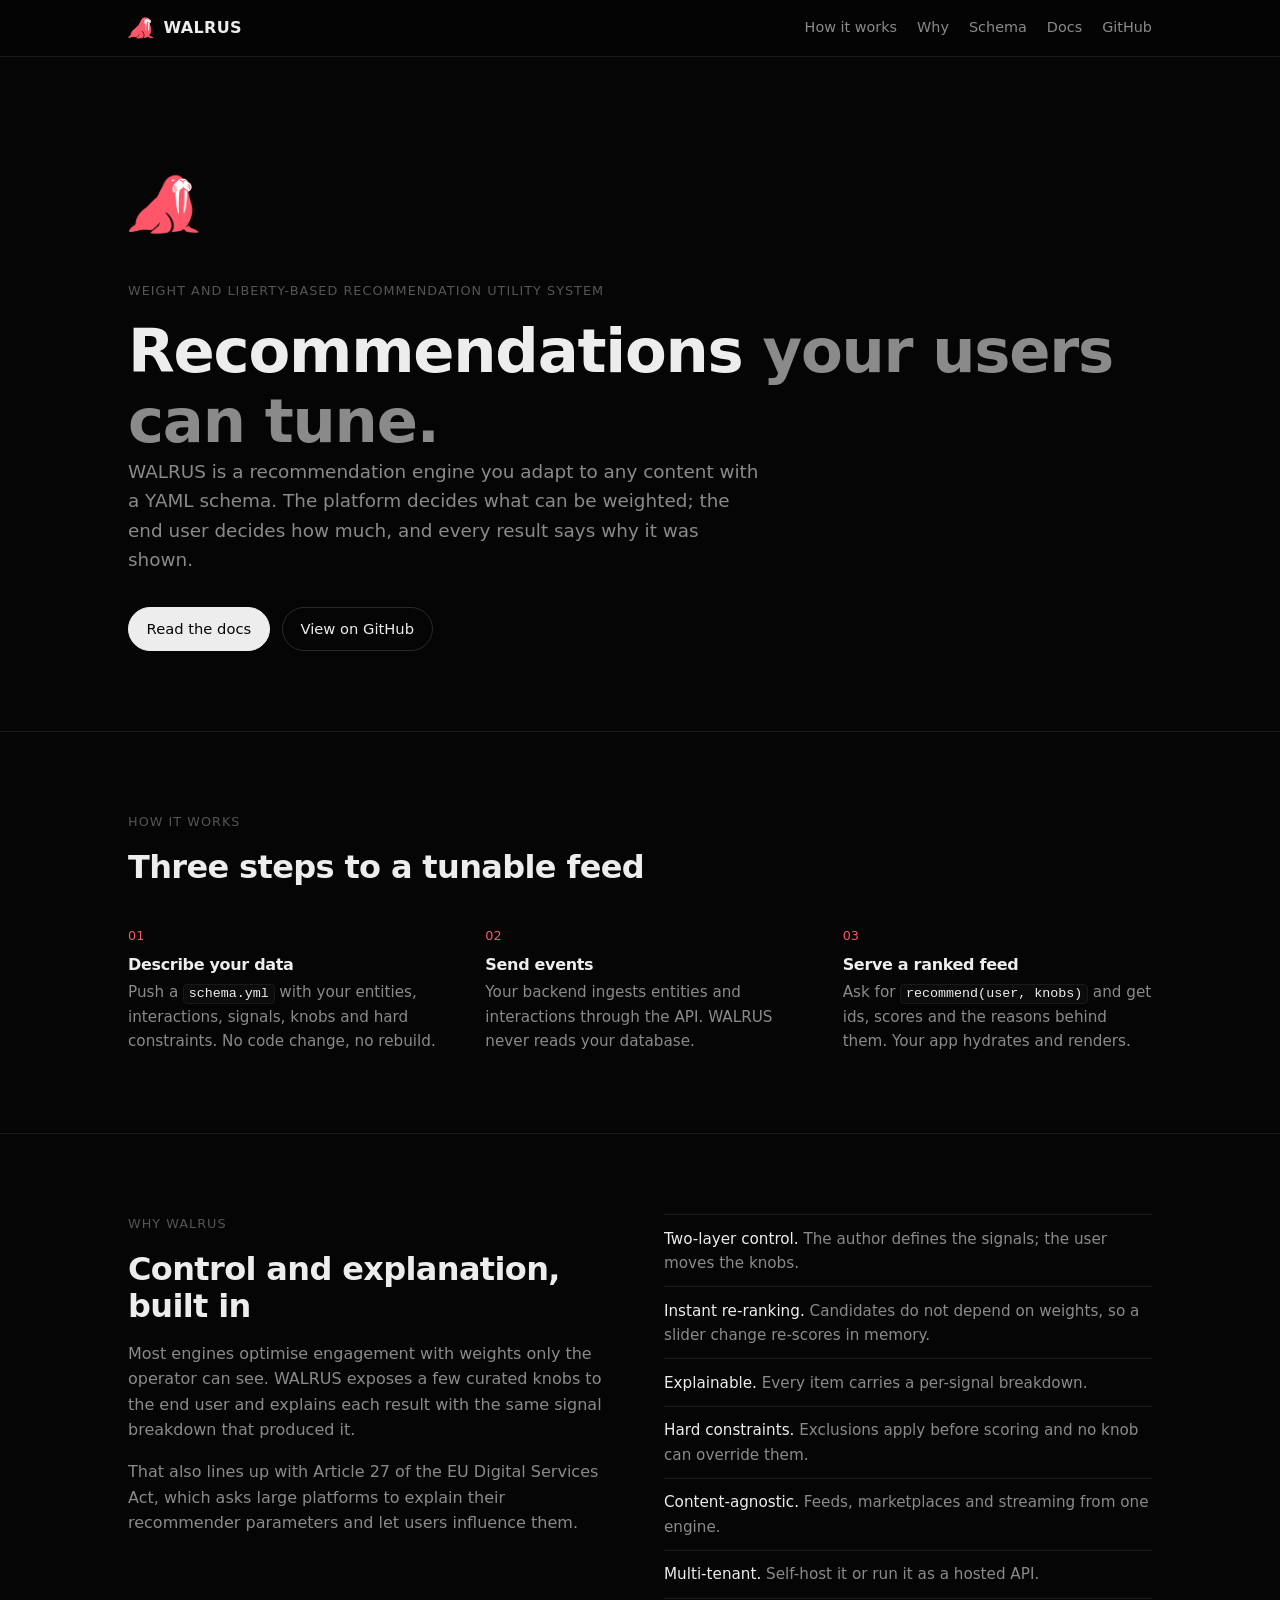
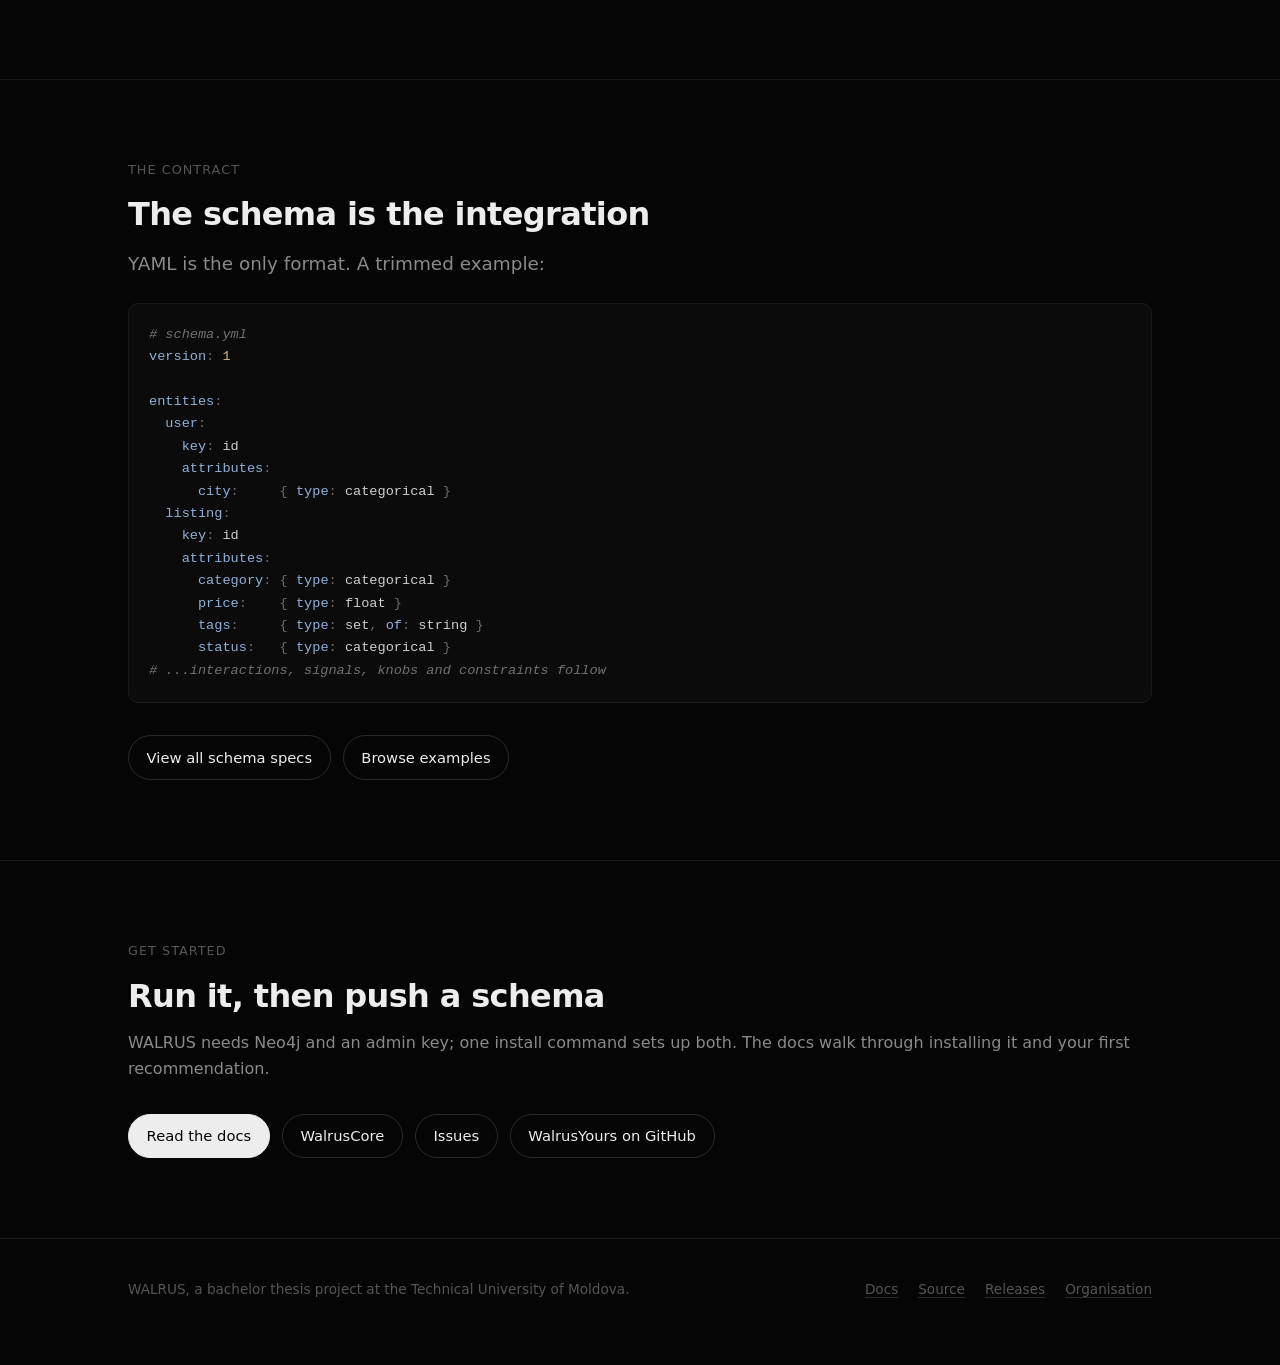
<file: index.html>
<!doctype html>
<html lang="en">
<head>
  <meta charset="utf-8">
  <meta name="viewport" content="width=device-width, initial-scale=1">
  <title>WALRUS: recommendations your users can tune</title>
  <meta name="description" content="WALRUS (Weight And Liberty-based Recommendation Utility System) is a content-agnostic, schema-driven recommendation engine. Platforms describe their data in YAML; end users re-weight the ranking with a few knobs, and every result is explained.">
  <meta name="application-name" content="WALRUS">
  <meta name="apple-mobile-web-app-title" content="WALRUS">
  <meta name="keywords" content="WALRUS, recommendation engine, recommender system, user-controlled ranking, explainable recommendations, schema-driven, Digital Services Act, Article 27, Neo4j, Go">
  <meta name="robots" content="index, follow, max-image-preview:large">
  <meta name="color-scheme" content="dark">
  <meta name="theme-color" content="#050505">
  <link rel="canonical" href="https://walrusyours.github.io/">

  <meta property="og:type" content="website">
  <meta property="og:site_name" content="WALRUS">
  <meta property="og:locale" content="en_US">
  <meta property="og:url" content="https://walrusyours.github.io/">
  <meta property="og:title" content="WALRUS: recommendations your users can tune">
  <meta property="og:description" content="Weight And Liberty-based Recommendation Utility System. A schema-driven recommendation engine with user-adjustable ranking and per-item explanations.">
  <meta property="og:image" content="https://walrusyours.github.io/assets/og.png">
  <meta property="og:image:secure_url" content="https://walrusyours.github.io/assets/og.png">
  <meta property="og:image:type" content="image/png">
  <meta property="og:image:width" content="1200">
  <meta property="og:image:height" content="630">
  <meta property="og:image:alt" content="WALRUS: Weight And Liberty-based Recommendation Utility System, with the coral walrus logo on a near-black background.">

  <meta name="twitter:card" content="summary_large_image">
  <meta name="twitter:title" content="WALRUS: recommendations your users can tune">
  <meta name="twitter:description" content="Weight And Liberty-based Recommendation Utility System. Describe your data in YAML; let users tune the ranking; every result explains itself.">
  <meta name="twitter:image" content="https://walrusyours.github.io/assets/og.png">
  <meta name="twitter:image:alt" content="WALRUS: Weight And Liberty-based Recommendation Utility System, with the coral walrus logo on a near-black background.">

  <link rel="icon" href="assets/favicon.svg" type="image/svg+xml">
  <link rel="apple-touch-icon" href="assets/walrus.png">
  <link rel="stylesheet" href="style.css">
  <script src="assets/highlight.js" defer></script>
  <script type="application/ld+json">
  {"@context":"https://schema.org","@type":"SoftwareApplication","name":"WALRUS","alternateName":"Weight And Liberty-based Recommendation Utility System","applicationCategory":"DeveloperApplication","operatingSystem":"Any","description":"A content-agnostic, schema-driven recommendation engine whose end users can re-weight the ranking through a few curated knobs.","url":"https://walrusyours.github.io/","image":"https://walrusyours.github.io/assets/og.png","codeRepository":"https://github.com/WalrusYours/WalrusCore"}
  </script>
</head>
<body>

<header class="site">
  <div class="wrap">
    <a class="brand" href="#top"><img src="assets/walrus.png" alt="">WALRUS</a>
    <nav class="site" aria-label="Main">
      <a href="#how">How it works</a>
      <a href="#why">Why</a>
      <a href="#schema">Schema</a>
      <a class="keep" href="docs/">Docs</a>
      <a class="keep" href="https://github.com/WalrusYours/WalrusCore">GitHub</a>
    </nav>
  </div>
</header>

<main id="top">

  <section class="hero">
    <div class="wrap">
      <img class="mark" src="assets/walrus.png" alt="WALRUS logo">
      <p class="eyebrow">Weight And Liberty-based Recommendation Utility System</p>
      <h1>Recommendations <span>your users can tune.</span></h1>
      <p class="lead">
        WALRUS is a recommendation engine you adapt to any content with a YAML schema.
        The platform decides what can be weighted; the end user decides how much,
        and every result says why it was shown.
      </p>
      <div class="actions">
        <a class="btn primary" href="docs/">Read the docs</a>
        <a class="btn" href="https://github.com/WalrusYours/WalrusCore">View on GitHub</a>
      </div>
    </div>
  </section>

  <section id="how">
    <div class="wrap">
      <p class="eyebrow">How it works</p>
      <h2>Three steps to a tunable feed</h2>
      <div class="grid">
        <div>
          <span class="step-num">01</span>
          <h3>Describe your data</h3>
          <p>Push a <code>schema.yml</code> with your entities, interactions, signals, knobs and hard constraints. No code change, no rebuild.</p>
        </div>
        <div>
          <span class="step-num">02</span>
          <h3>Send events</h3>
          <p>Your backend ingests entities and interactions through the API. WALRUS never reads your database.</p>
        </div>
        <div>
          <span class="step-num">03</span>
          <h3>Serve a ranked feed</h3>
          <p>Ask for <code>recommend(user, knobs)</code> and get ids, scores and the reasons behind them. Your app hydrates and renders.</p>
        </div>
      </div>
    </div>
  </section>

  <section id="why">
    <div class="wrap cols">
      <div>
        <p class="eyebrow">Why WALRUS</p>
        <h2>Control and explanation, built in</h2>
        <p>Most engines optimise engagement with weights only the operator can see. WALRUS exposes a few curated knobs to the end user and explains each result with the same signal breakdown that produced it.</p>
        <p>That also lines up with Article 27 of the EU Digital Services Act, which asks large platforms to explain their recommender parameters and let users influence them.</p>
      </div>
      <ul class="plain">
        <li><strong>Two-layer control.</strong> The author defines the signals; the user moves the knobs.</li>
        <li><strong>Instant re-ranking.</strong> Candidates do not depend on weights, so a slider change re-scores in memory.</li>
        <li><strong>Explainable.</strong> Every item carries a per-signal breakdown.</li>
        <li><strong>Hard constraints.</strong> Exclusions apply before scoring and no knob can override them.</li>
        <li><strong>Content-agnostic.</strong> Feeds, marketplaces and streaming from one engine.</li>
        <li><strong>Multi-tenant.</strong> Self-host it or run it as a hosted API.</li>
      </ul>
    </div>
  </section>

  <section id="schema">
    <div class="wrap">
      <p class="eyebrow">The contract</p>
      <h2>The schema is the integration</h2>
      <p class="lead">YAML is the only format. A trimmed example:</p>
<pre><code class="language-yaml"><span class="c"># schema.yml</span>
version: 1

entities:
  user:
    key: id
    attributes:
      city:     { type: categorical }
  listing:
    key: id
    attributes:
      category: { type: categorical }
      price:    { type: float }
      tags:     { type: set, of: string }
      status:   { type: categorical }
<span class="c"># ...interactions, signals, knobs and constraints follow</span></code></pre>
      <div class="actions">
        <a class="btn" href="docs/schema.html">View all schema specs</a>
        <a class="btn" href="https://github.com/WalrusYours/WalrusCore/tree/main/docs/schema/schema-examples">Browse examples</a>
      </div>
    </div>
  </section>

  <section id="start">
    <div class="wrap">
      <p class="eyebrow">Get started</p>
      <h2>Run it, then push a schema</h2>
      <p>WALRUS needs Neo4j and an admin key; one install command sets up both. The docs walk through installing it and your first recommendation.</p>
      <div class="actions">
        <a class="btn primary" href="docs/">Read the docs</a>
        <a class="btn" href="https://github.com/WalrusYours/WalrusCore">WalrusCore</a>
        <a class="btn" href="https://github.com/WalrusYours/WalrusCore/issues">Issues</a>
        <a class="btn" href="https://github.com/WalrusYours">WalrusYours on GitHub</a>
      </div>
    </div>
  </section>

</main>

<footer>
  <div class="wrap">
    <span>WALRUS, a bachelor thesis project at the Technical University of Moldova.</span>
    <span class="links">
      <a href="docs/">Docs</a>
      <a href="https://github.com/WalrusYours/WalrusCore">Source</a>
      <a href="https://github.com/WalrusYours/WalrusCore/releases">Releases</a>
      <a href="https://github.com/WalrusYours">Organisation</a>
    </span>
  </div>
</footer>

</body>
</html>
</file>
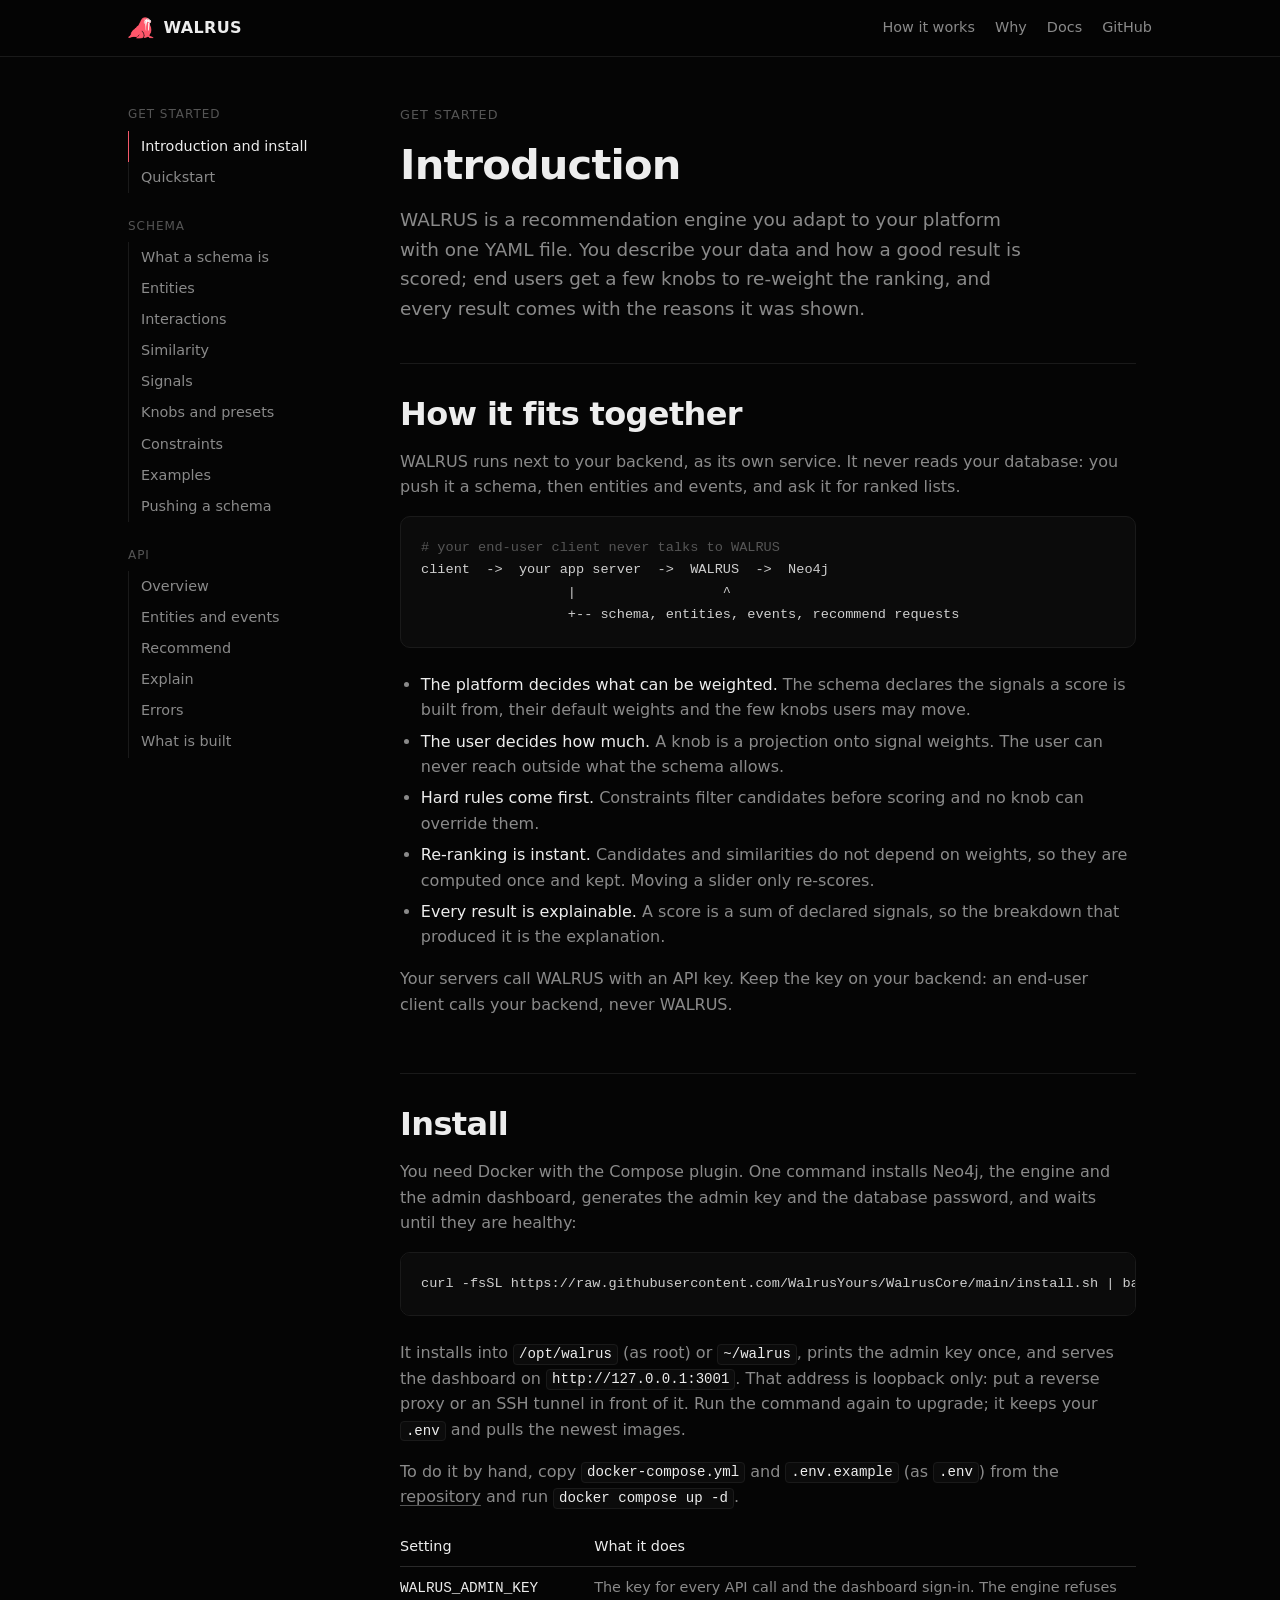
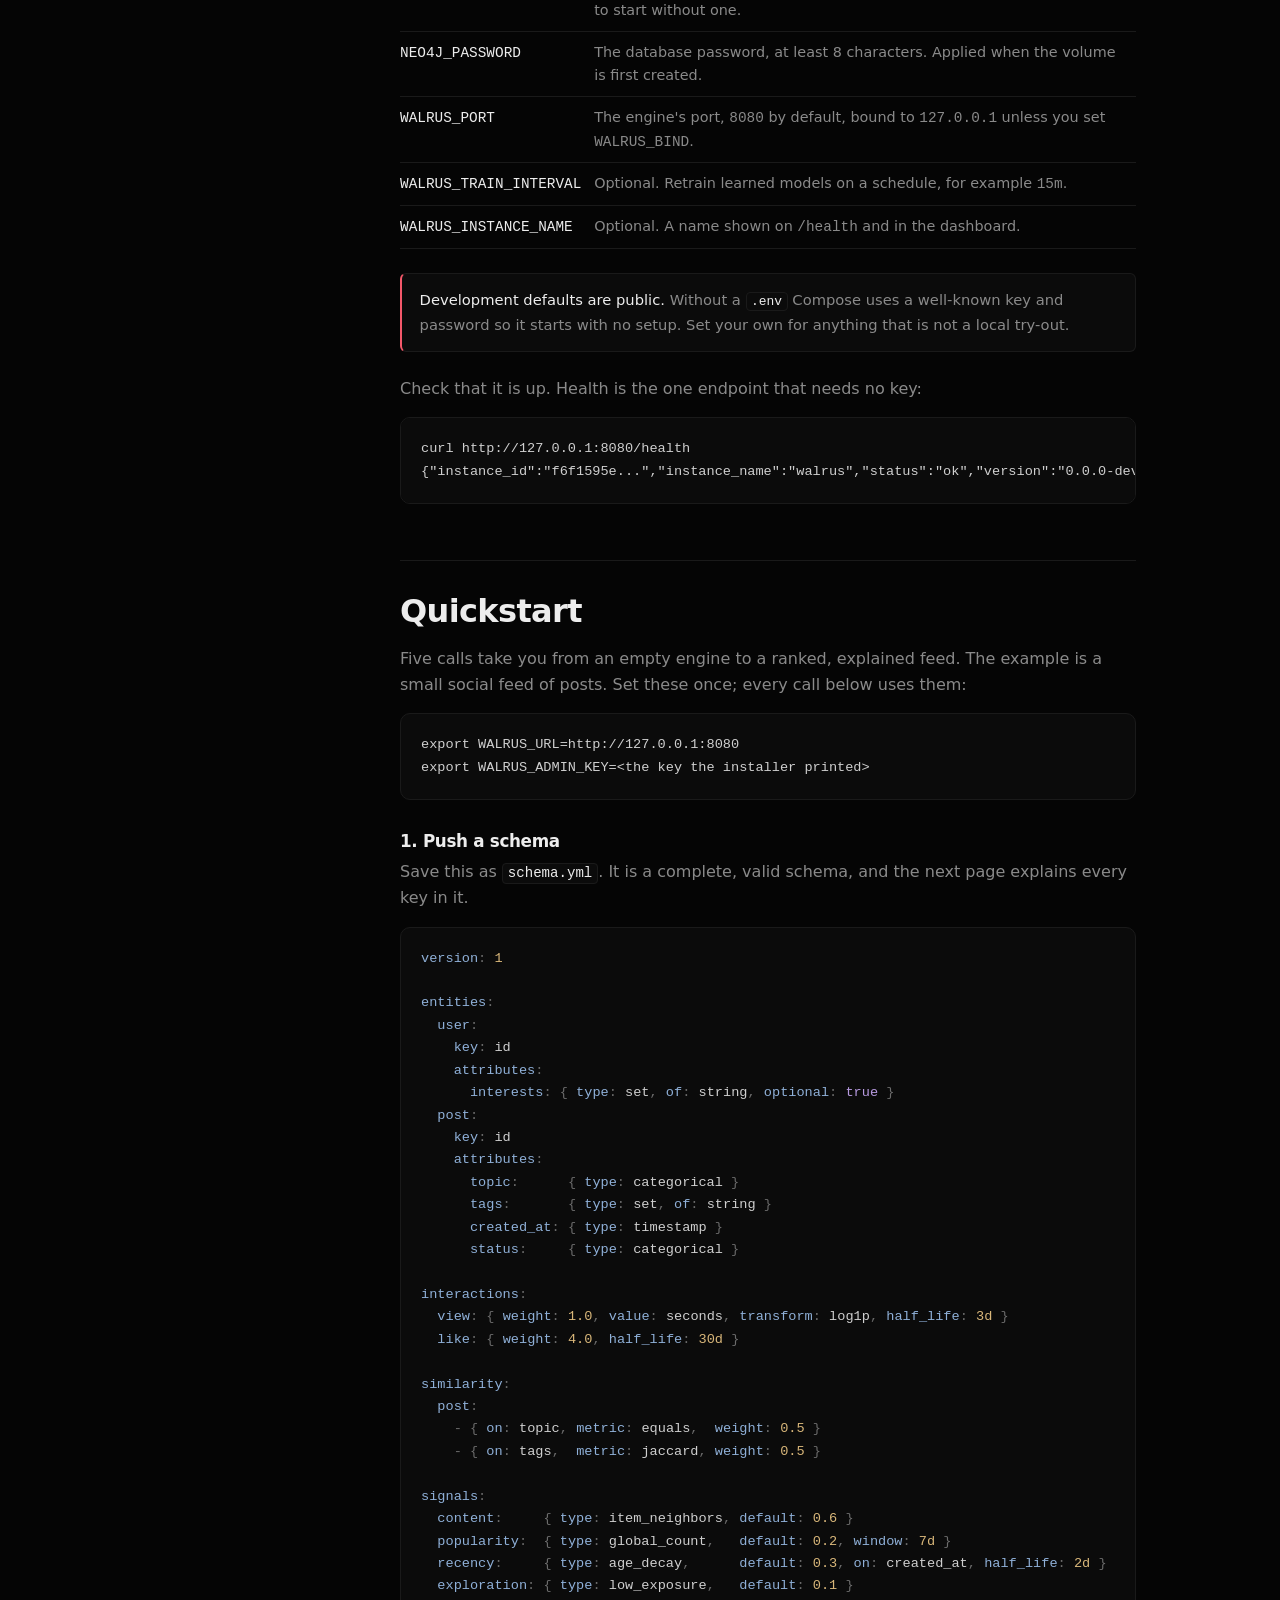
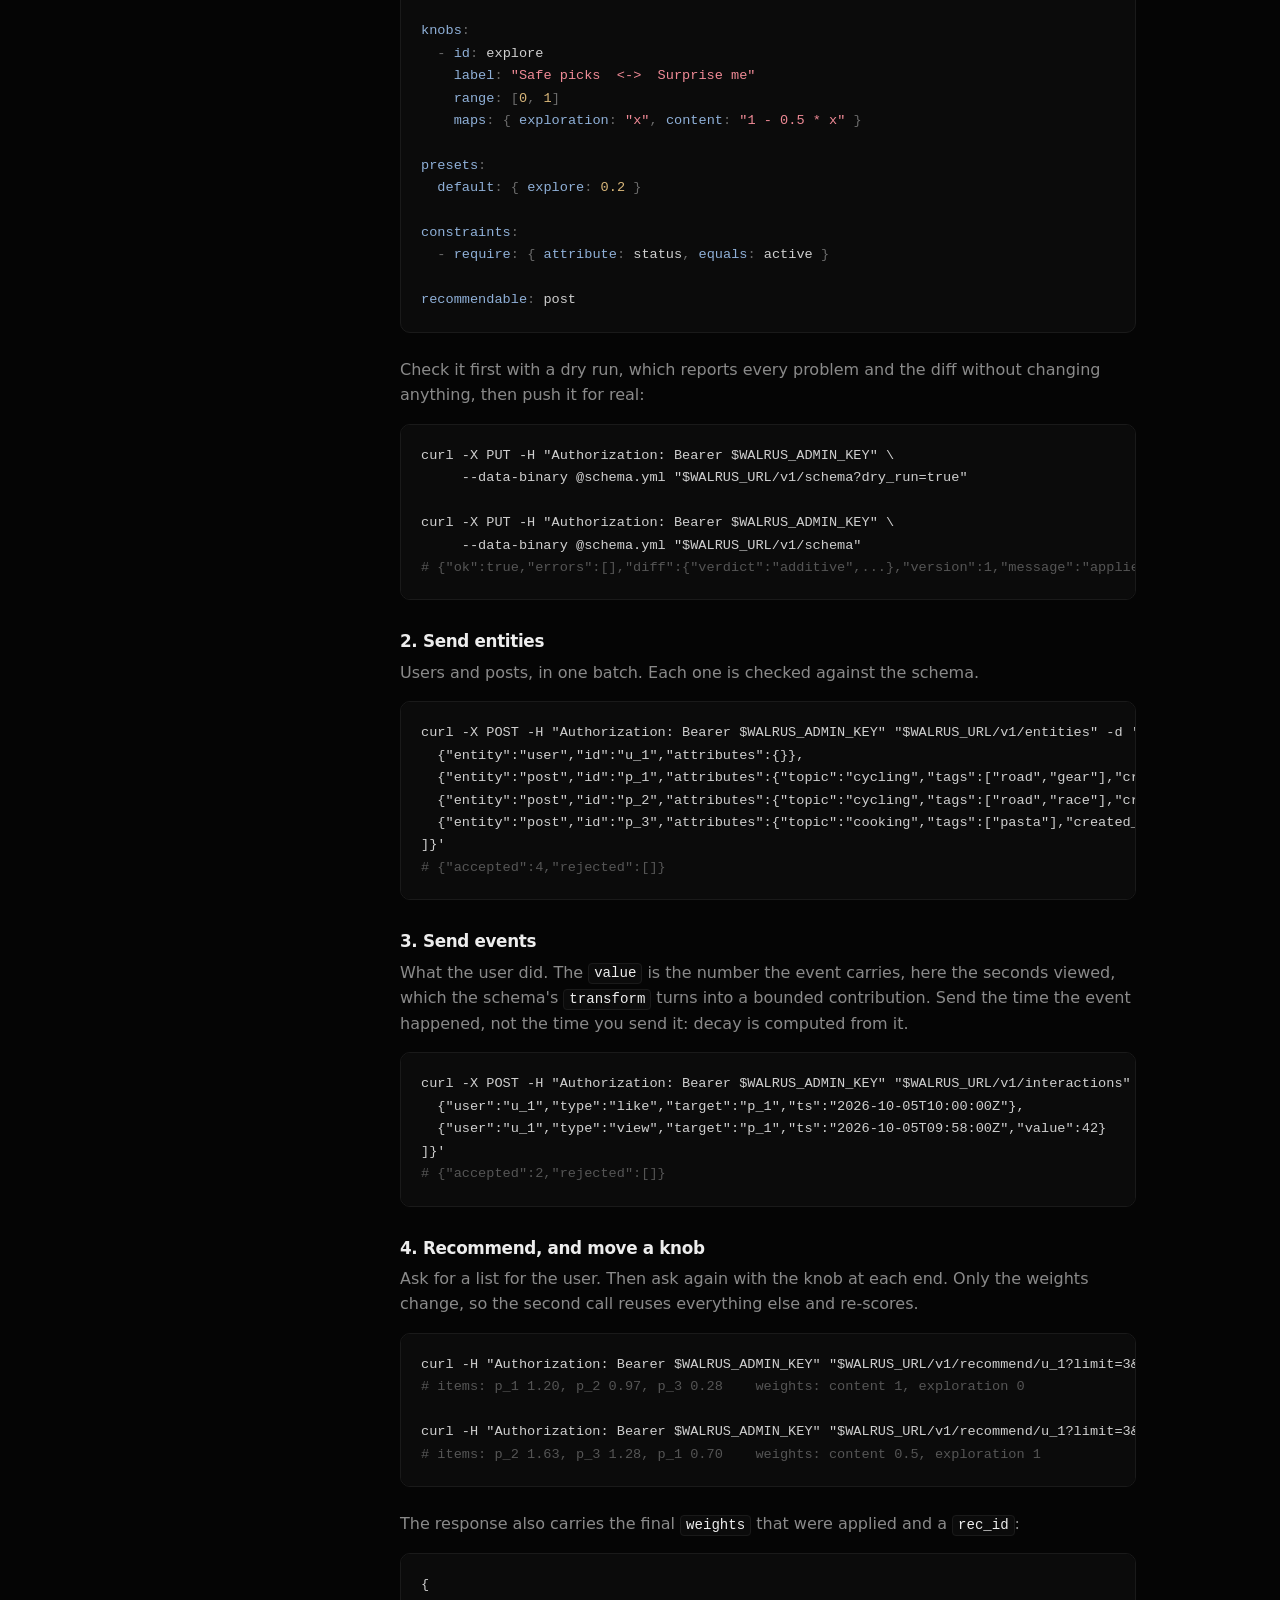
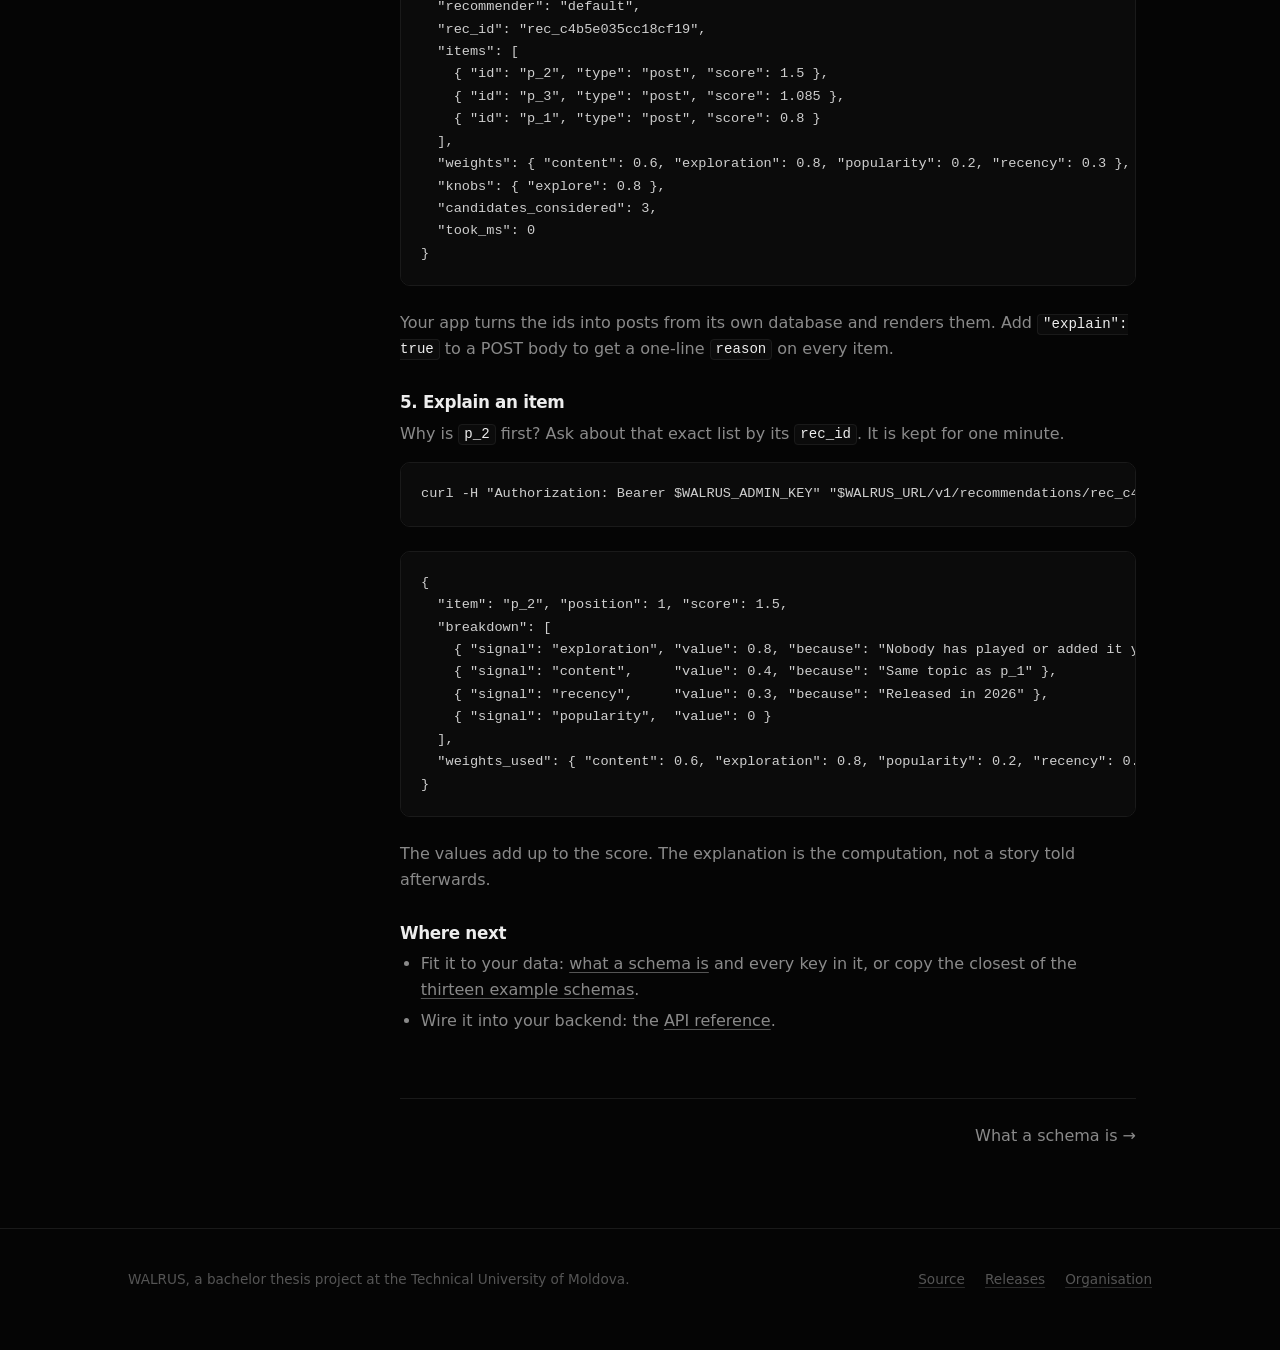
<file: docs/index.html>
<!doctype html>
<html lang="en">
<head>
  <meta charset="utf-8">
  <meta name="viewport" content="width=device-width, initial-scale=1">
  <title>Get started · WALRUS docs</title>
  <meta name="description" content="Install WALRUS, push a schema, send entities and events, and get a ranked, explained feed back in a few minutes.">
  <meta name="color-scheme" content="dark">
  <meta name="theme-color" content="#050505">
  <link rel="canonical" href="https://walrusyours.github.io/docs/">
  <meta property="og:type" content="website">
  <meta property="og:site_name" content="WALRUS">
  <meta property="og:title" content="Get started · WALRUS docs">
  <meta property="og:description" content="Install WALRUS, push a schema, send entities and events, and get a ranked, explained feed back.">
  <meta property="og:url" content="https://walrusyours.github.io/docs/">
  <meta property="og:image" content="https://walrusyours.github.io/assets/og.png">
  <meta name="twitter:card" content="summary_large_image">
  <link rel="icon" href="../assets/favicon.svg" type="image/svg+xml">
  <link rel="apple-touch-icon" href="../assets/walrus.png">
  <link rel="stylesheet" href="../style.css">
  <script src="../assets/highlight.js" defer></script>
  <script src="../assets/docs.js" defer></script>
</head>
<body>

<header class="site">
  <div class="wrap">
    <a class="brand" href="../"><img src="../assets/walrus.png" alt="">WALRUS</a>
    <nav class="site" aria-label="Main">
      <a href="../#how">How it works</a>
      <a href="../#why">Why</a>
      <a class="keep" href="./" aria-current="page">Docs</a>
      <a class="keep" href="https://github.com/WalrusYours/WalrusCore">GitHub</a>
    </nav>
  </div>
</header>

<div class="wrap docs">

  <nav class="docs-nav" aria-label="Documentation">
    <h4>Get started</h4>
    <a href="./" aria-current="page">Introduction and install</a>
    <a href="./#quickstart">Quickstart</a>
    <h4>Schema</h4>
    <a href="schema.html">What a schema is</a>
    <a href="schema.html#entities">Entities</a>
    <a href="schema.html#interactions">Interactions</a>
    <a href="schema.html#similarity">Similarity</a>
    <a href="schema.html#signals">Signals</a>
    <a href="schema.html#knobs">Knobs and presets</a>
    <a href="schema.html#constraints">Constraints</a>
    <a href="schema.html#examples">Examples</a>
    <a href="schema.html#pushing">Pushing a schema</a>
    <h4>API</h4>
    <a href="api.html">Overview</a>
    <a href="api.html#entities">Entities and events</a>
    <a href="api.html#recommend">Recommend</a>
    <a href="api.html#explain">Explain</a>
    <a href="api.html#errors">Errors</a>
    <a href="api.html#status">What is built</a>
  </nav>

  <main class="doc" id="top">

    <p class="eyebrow">Get started</p>
    <h1>Introduction</h1>
    <p class="lead">
      WALRUS is a recommendation engine you adapt to your platform with one YAML file.
      You describe your data and how a good result is scored; end users get a few knobs to
      re-weight the ranking, and every result comes with the reasons it was shown.
    </p>

    <h2 id="how-it-works">How it fits together</h2>
    <p>
      WALRUS runs next to your backend, as its own service. It never reads your database:
      you push it a schema, then entities and events, and ask it for ranked lists.
    </p>
    <pre><code><span class="c"># your end-user client never talks to WALRUS</span>
client  -&gt;  your app server  -&gt;  WALRUS  -&gt;  Neo4j
                  |                  ^
                  +-- schema, entities, events, recommend requests</code></pre>
    <ul>
      <li><strong>The platform decides what can be weighted.</strong> The schema declares the signals a score is built from, their default weights and the few knobs users may move.</li>
      <li><strong>The user decides how much.</strong> A knob is a projection onto signal weights. The user can never reach outside what the schema allows.</li>
      <li><strong>Hard rules come first.</strong> Constraints filter candidates before scoring and no knob can override them.</li>
      <li><strong>Re-ranking is instant.</strong> Candidates and similarities do not depend on weights, so they are computed once and kept. Moving a slider only re-scores.</li>
      <li><strong>Every result is explainable.</strong> A score is a sum of declared signals, so the breakdown that produced it is the explanation.</li>
    </ul>
    <p>Your servers call WALRUS with an API key. Keep the key on your backend: an end-user client calls your backend, never WALRUS.</p>

    <h2 id="install">Install</h2>
    <p>
      You need Docker with the Compose plugin. One command installs Neo4j, the engine and the
      admin dashboard, generates the admin key and the database password, and waits until they are healthy:
    </p>
    <pre><code>curl -fsSL https://raw.githubusercontent.com/WalrusYours/WalrusCore/main/install.sh | bash</code></pre>
    <p>
      It installs into <code>/opt/walrus</code> (as root) or <code>~/walrus</code>, prints the admin key
      once, and serves the dashboard on <code>http://127.0.0.1:3001</code>. That address is loopback
      only: put a reverse proxy or an SSH tunnel in front of it. Run the command again to upgrade; it
      keeps your <code>.env</code> and pulls the newest images.
    </p>
    <p>
      To do it by hand, copy <code>docker-compose.yml</code> and <code>.env.example</code> (as <code>.env</code>)
      from the <a href="https://github.com/WalrusYours/WalrusCore">repository</a> and run
      <code>docker compose up -d</code>.
    </p>

    <div class="table-scroll"><table>
      <thead><tr><th>Setting</th><th>What it does</th></tr></thead>
      <tbody>
        <tr><td><code>WALRUS_ADMIN_KEY</code></td><td>The key for every API call and the dashboard sign-in. The engine refuses to start without one.</td></tr>
        <tr><td><code>NEO4J_PASSWORD</code></td><td>The database password, at least 8 characters. Applied when the volume is first created.</td></tr>
        <tr><td><code>WALRUS_PORT</code></td><td>The engine's port, <code>8080</code> by default, bound to <code>127.0.0.1</code> unless you set <code>WALRUS_BIND</code>.</td></tr>
        <tr><td><code>WALRUS_TRAIN_INTERVAL</code></td><td>Optional. Retrain learned models on a schedule, for example <code>15m</code>.</td></tr>
        <tr><td><code>WALRUS_INSTANCE_NAME</code></td><td>Optional. A name shown on <code>/health</code> and in the dashboard.</td></tr>
      </tbody>
    </table></div>

    <div class="note">
      <p><strong>Development defaults are public.</strong> Without a <code>.env</code> Compose uses a well-known key and password so it starts with no setup. Set your own for anything that is not a local try-out.</p>
    </div>

    <p>Check that it is up. Health is the one endpoint that needs no key:</p>
    <pre><code>curl http://127.0.0.1:8080/health
{"instance_id":"f6f1595e...","instance_name":"walrus","status":"ok","version":"0.0.0-dev"}</code></pre>

    <h2 id="quickstart">Quickstart</h2>
    <p>
      Five calls take you from an empty engine to a ranked, explained feed. The example is a small
      social feed of posts. Set these once; every call below uses them:
    </p>
    <pre><code>export WALRUS_URL=http://127.0.0.1:8080
export WALRUS_ADMIN_KEY=&lt;the key the installer printed&gt;</code></pre>

    <h3 id="qs-schema">1. Push a schema</h3>
    <p>Save this as <code>schema.yml</code>. It is a complete, valid schema, and the next page explains every key in it.</p>
    <pre><code class="language-yaml">version: 1

entities:
  user:
    key: id
    attributes:
      interests: { type: set, of: string, optional: true }
  post:
    key: id
    attributes:
      topic:      { type: categorical }
      tags:       { type: set, of: string }
      created_at: { type: timestamp }
      status:     { type: categorical }

interactions:
  view: { weight: 1.0, value: seconds, transform: log1p, half_life: 3d }
  like: { weight: 4.0, half_life: 30d }

similarity:
  post:
    - { on: topic, metric: equals,  weight: 0.5 }
    - { on: tags,  metric: jaccard, weight: 0.5 }

signals:
  content:     { type: item_neighbors, default: 0.6 }
  popularity:  { type: global_count,   default: 0.2, window: 7d }
  recency:     { type: age_decay,      default: 0.3, on: created_at, half_life: 2d }
  exploration: { type: low_exposure,   default: 0.1 }

knobs:
  - id: explore
    label: "Safe picks  &lt;-&gt;  Surprise me"
    range: [0, 1]
    maps: { exploration: "x", content: "1 - 0.5 * x" }

presets:
  default: { explore: 0.2 }

constraints:
  - require: { attribute: status, equals: active }

recommendable: post</code></pre>
    <p>Check it first with a dry run, which reports every problem and the diff without changing anything, then push it for real:</p>
    <pre><code>curl -X PUT -H "Authorization: Bearer $WALRUS_ADMIN_KEY" \
     --data-binary @schema.yml "$WALRUS_URL/v1/schema?dry_run=true"

curl -X PUT -H "Authorization: Bearer $WALRUS_ADMIN_KEY" \
     --data-binary @schema.yml "$WALRUS_URL/v1/schema"
<span class="c"># {"ok":true,"errors":[],"diff":{"verdict":"additive",...},"version":1,"message":"applied as version 1"}</span></code></pre>

    <h3 id="qs-entities">2. Send entities</h3>
    <p>Users and posts, in one batch. Each one is checked against the schema.</p>
    <pre><code>curl -X POST -H "Authorization: Bearer $WALRUS_ADMIN_KEY" "$WALRUS_URL/v1/entities" -d '{"entities":[
  {"entity":"user","id":"u_1","attributes":{}},
  {"entity":"post","id":"p_1","attributes":{"topic":"cycling","tags":["road","gear"],"created_at":"2026-10-05T09:00:00Z","status":"active"}},
  {"entity":"post","id":"p_2","attributes":{"topic":"cycling","tags":["road","race"],"created_at":"2026-10-06T08:00:00Z","status":"active"}},
  {"entity":"post","id":"p_3","attributes":{"topic":"cooking","tags":["pasta"],"created_at":"2026-10-06T07:00:00Z","status":"active"}}
]}'
<span class="c"># {"accepted":4,"rejected":[]}</span></code></pre>

    <h3 id="qs-events">3. Send events</h3>
    <p>
      What the user did. The <code>value</code> is the number the event carries, here the seconds
      viewed, which the schema's <code>transform</code> turns into a bounded contribution.
      Send the time the event happened, not the time you send it: decay is computed from it.
    </p>
    <pre><code>curl -X POST -H "Authorization: Bearer $WALRUS_ADMIN_KEY" "$WALRUS_URL/v1/interactions" -d '{"interactions":[
  {"user":"u_1","type":"like","target":"p_1","ts":"2026-10-05T10:00:00Z"},
  {"user":"u_1","type":"view","target":"p_1","ts":"2026-10-05T09:58:00Z","value":42}
]}'
<span class="c"># {"accepted":2,"rejected":[]}</span></code></pre>

    <h3 id="qs-recommend">4. Recommend, and move a knob</h3>
    <p>
      Ask for a list for the user. Then ask again with the knob at each end. Only the weights
      change, so the second call reuses everything else and re-scores.
    </p>
    <pre><code>curl -H "Authorization: Bearer $WALRUS_ADMIN_KEY" "$WALRUS_URL/v1/recommend/u_1?limit=3&amp;knobs.explore=0"
<span class="c"># items: p_1 1.20, p_2 0.97, p_3 0.28    weights: content 1, exploration 0</span>

curl -H "Authorization: Bearer $WALRUS_ADMIN_KEY" "$WALRUS_URL/v1/recommend/u_1?limit=3&amp;knobs.explore=1"
<span class="c"># items: p_2 1.63, p_3 1.28, p_1 0.70    weights: content 0.5, exploration 1</span></code></pre>
    <p>The response also carries the final <code>weights</code> that were applied and a <code>rec_id</code>:</p>
    <pre><code>{
  "recommender": "default",
  "rec_id": "rec_c4b5e035cc18cf19",
  "items": [
    { "id": "p_2", "type": "post", "score": 1.5 },
    { "id": "p_3", "type": "post", "score": 1.085 },
    { "id": "p_1", "type": "post", "score": 0.8 }
  ],
  "weights": { "content": 0.6, "exploration": 0.8, "popularity": 0.2, "recency": 0.3 },
  "knobs": { "explore": 0.8 },
  "candidates_considered": 3,
  "took_ms": 0
}</code></pre>
    <p>Your app turns the ids into posts from its own database and renders them. Add <code>"explain": true</code> to a POST body to get a one-line <code>reason</code> on every item.</p>

    <h3 id="qs-explain">5. Explain an item</h3>
    <p>Why is <code>p_2</code> first? Ask about that exact list by its <code>rec_id</code>. It is kept for one minute.</p>
    <pre><code>curl -H "Authorization: Bearer $WALRUS_ADMIN_KEY" "$WALRUS_URL/v1/recommendations/rec_c4b5e035cc18cf19/explain/p_2"</code></pre>
    <pre><code>{
  "item": "p_2", "position": 1, "score": 1.5,
  "breakdown": [
    { "signal": "exploration", "value": 0.8, "because": "Nobody has played or added it yet" },
    { "signal": "content",     "value": 0.4, "because": "Same topic as p_1" },
    { "signal": "recency",     "value": 0.3, "because": "Released in 2026" },
    { "signal": "popularity",  "value": 0 }
  ],
  "weights_used": { "content": 0.6, "exploration": 0.8, "popularity": 0.2, "recency": 0.3 }
}</code></pre>
    <p>The values add up to the score. The explanation is the computation, not a story told afterwards.</p>

    <h3>Where next</h3>
    <ul>
      <li>Fit it to your data: <a href="schema.html">what a schema is</a> and every key in it, or copy the closest of the <a href="https://github.com/WalrusYours/WalrusCore/tree/main/docs/schema/schema-examples">thirteen example schemas</a>.</li>
      <li>Wire it into your backend: the <a href="api.html">API reference</a>.</li>
    </ul>

    <div class="pager">
      <span></span>
      <a href="schema.html">What a schema is &rarr;</a>
    </div>

  </main>
</div>

<footer>
  <div class="wrap">
    <span>WALRUS, a bachelor thesis project at the Technical University of Moldova.</span>
    <span class="links">
      <a href="https://github.com/WalrusYours/WalrusCore">Source</a>
      <a href="https://github.com/WalrusYours/WalrusCore/releases">Releases</a>
      <a href="https://github.com/WalrusYours">Organisation</a>
    </span>
  </div>
</footer>

</body>
</html>
</file>
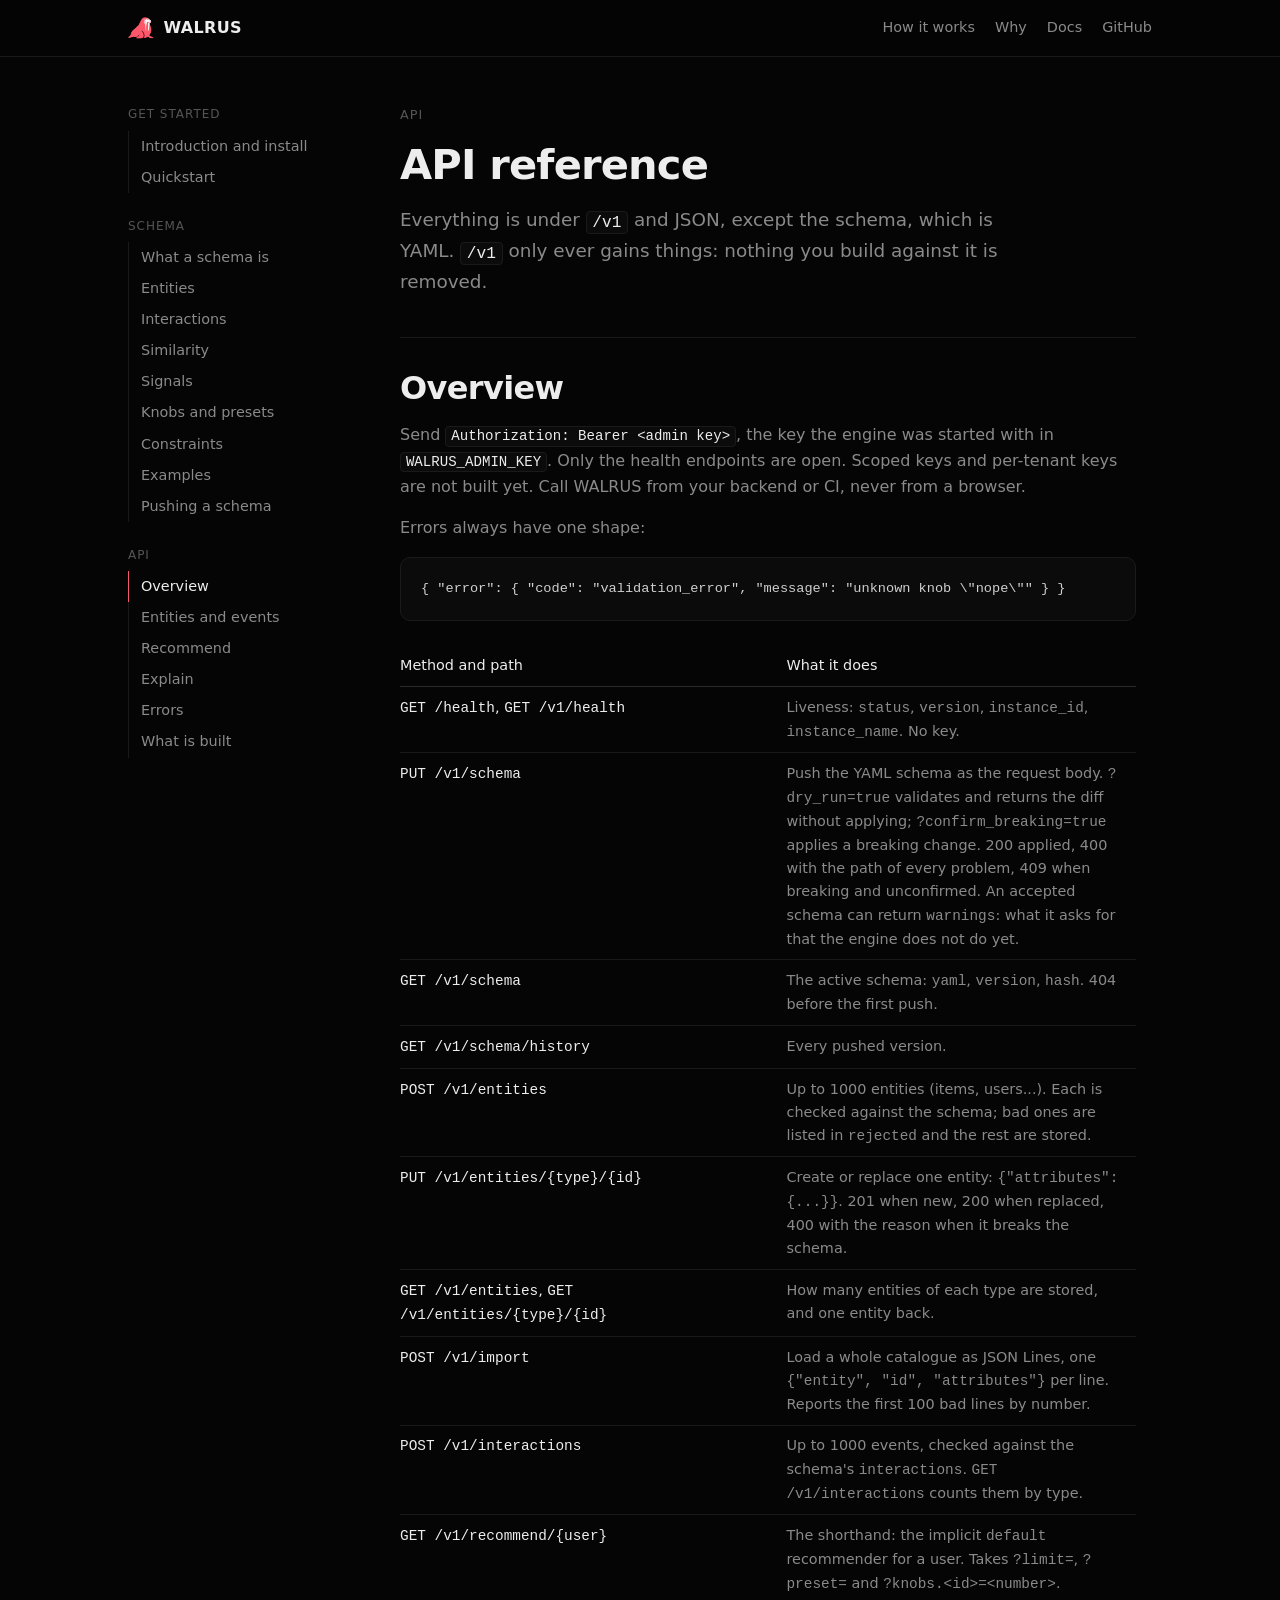
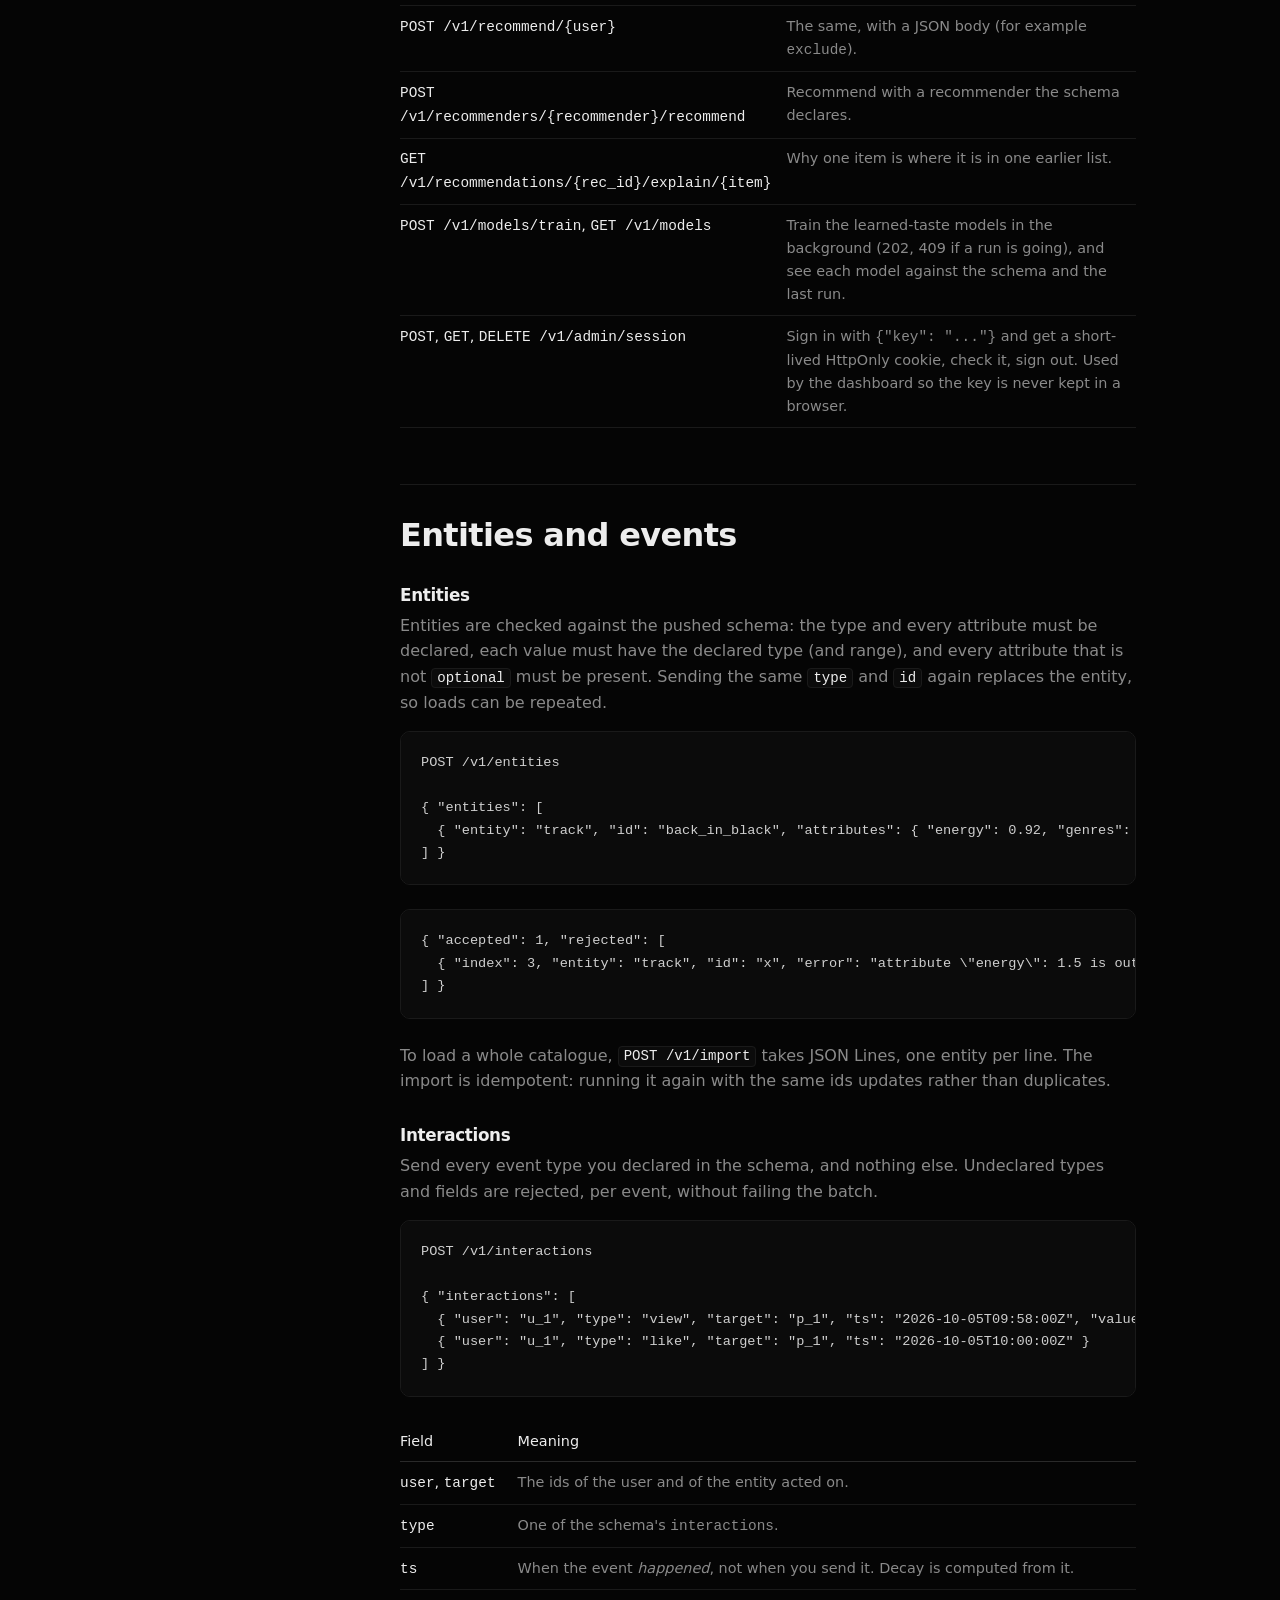
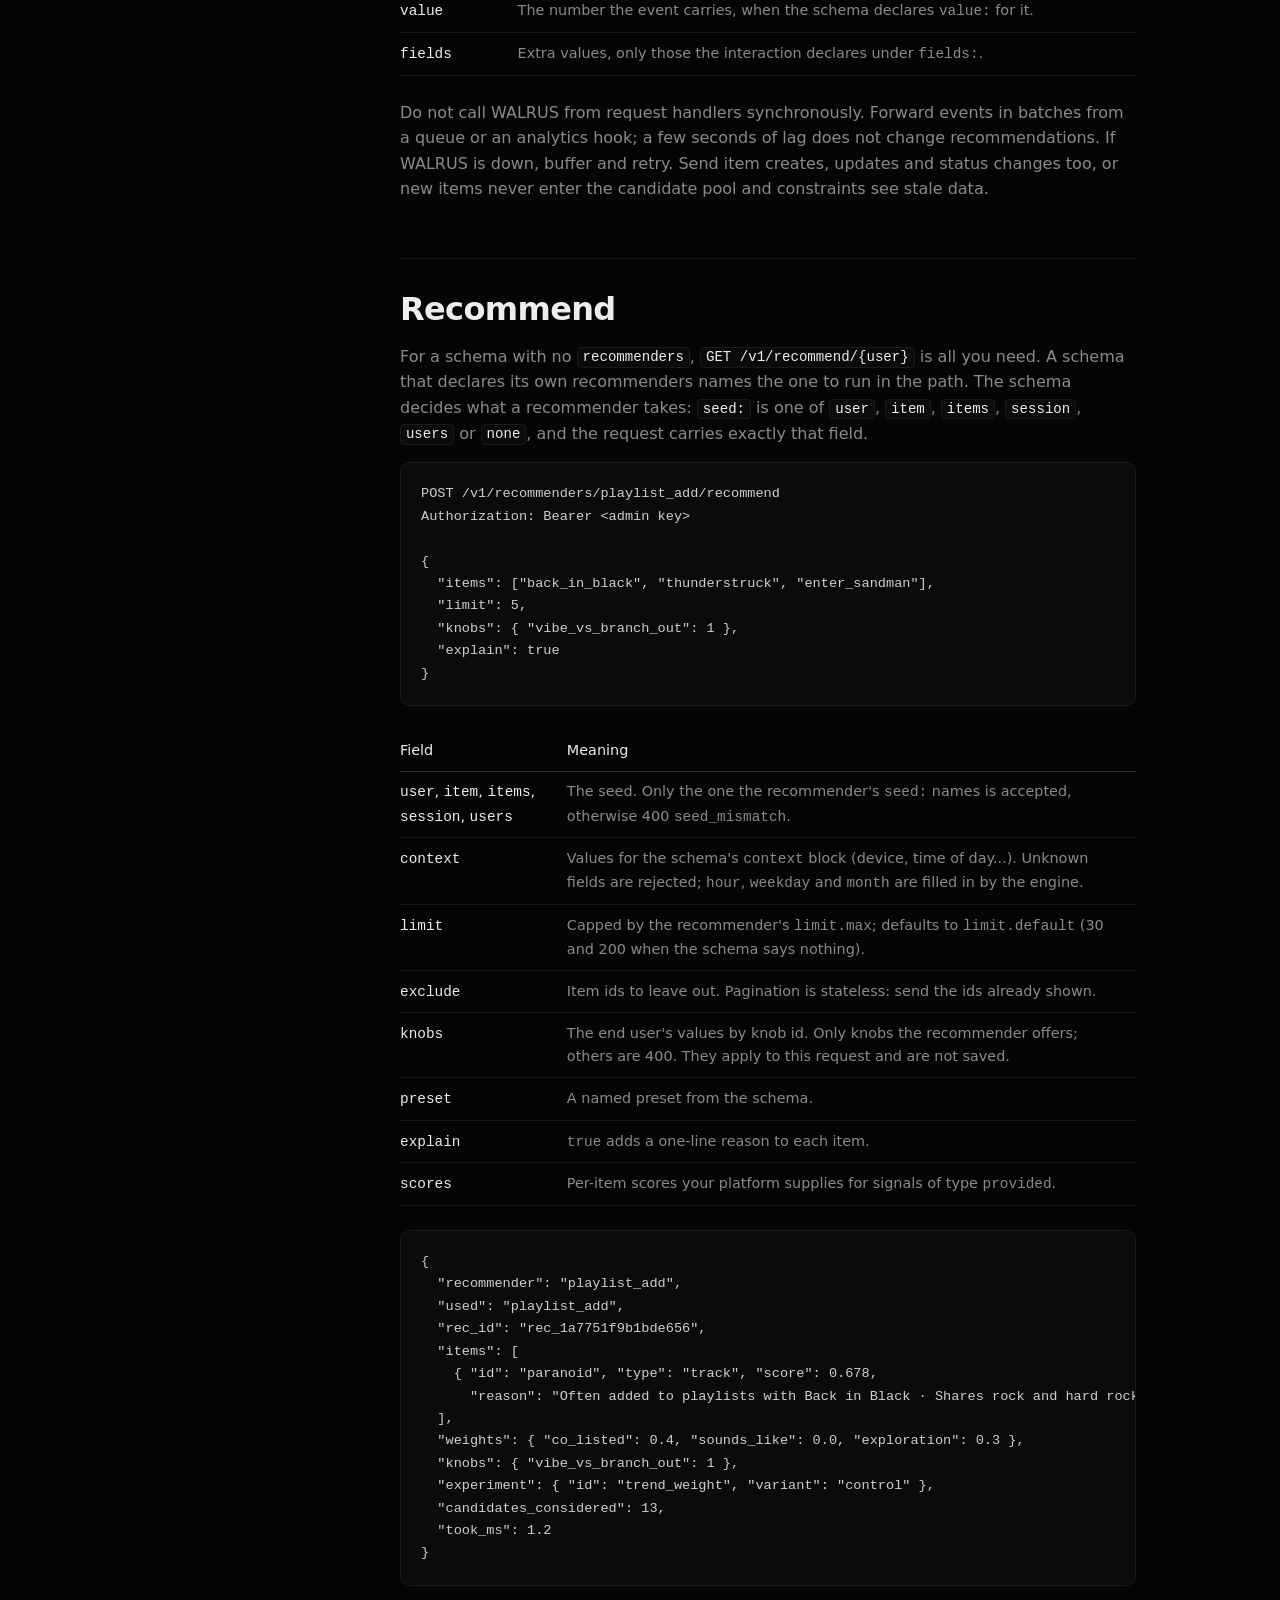
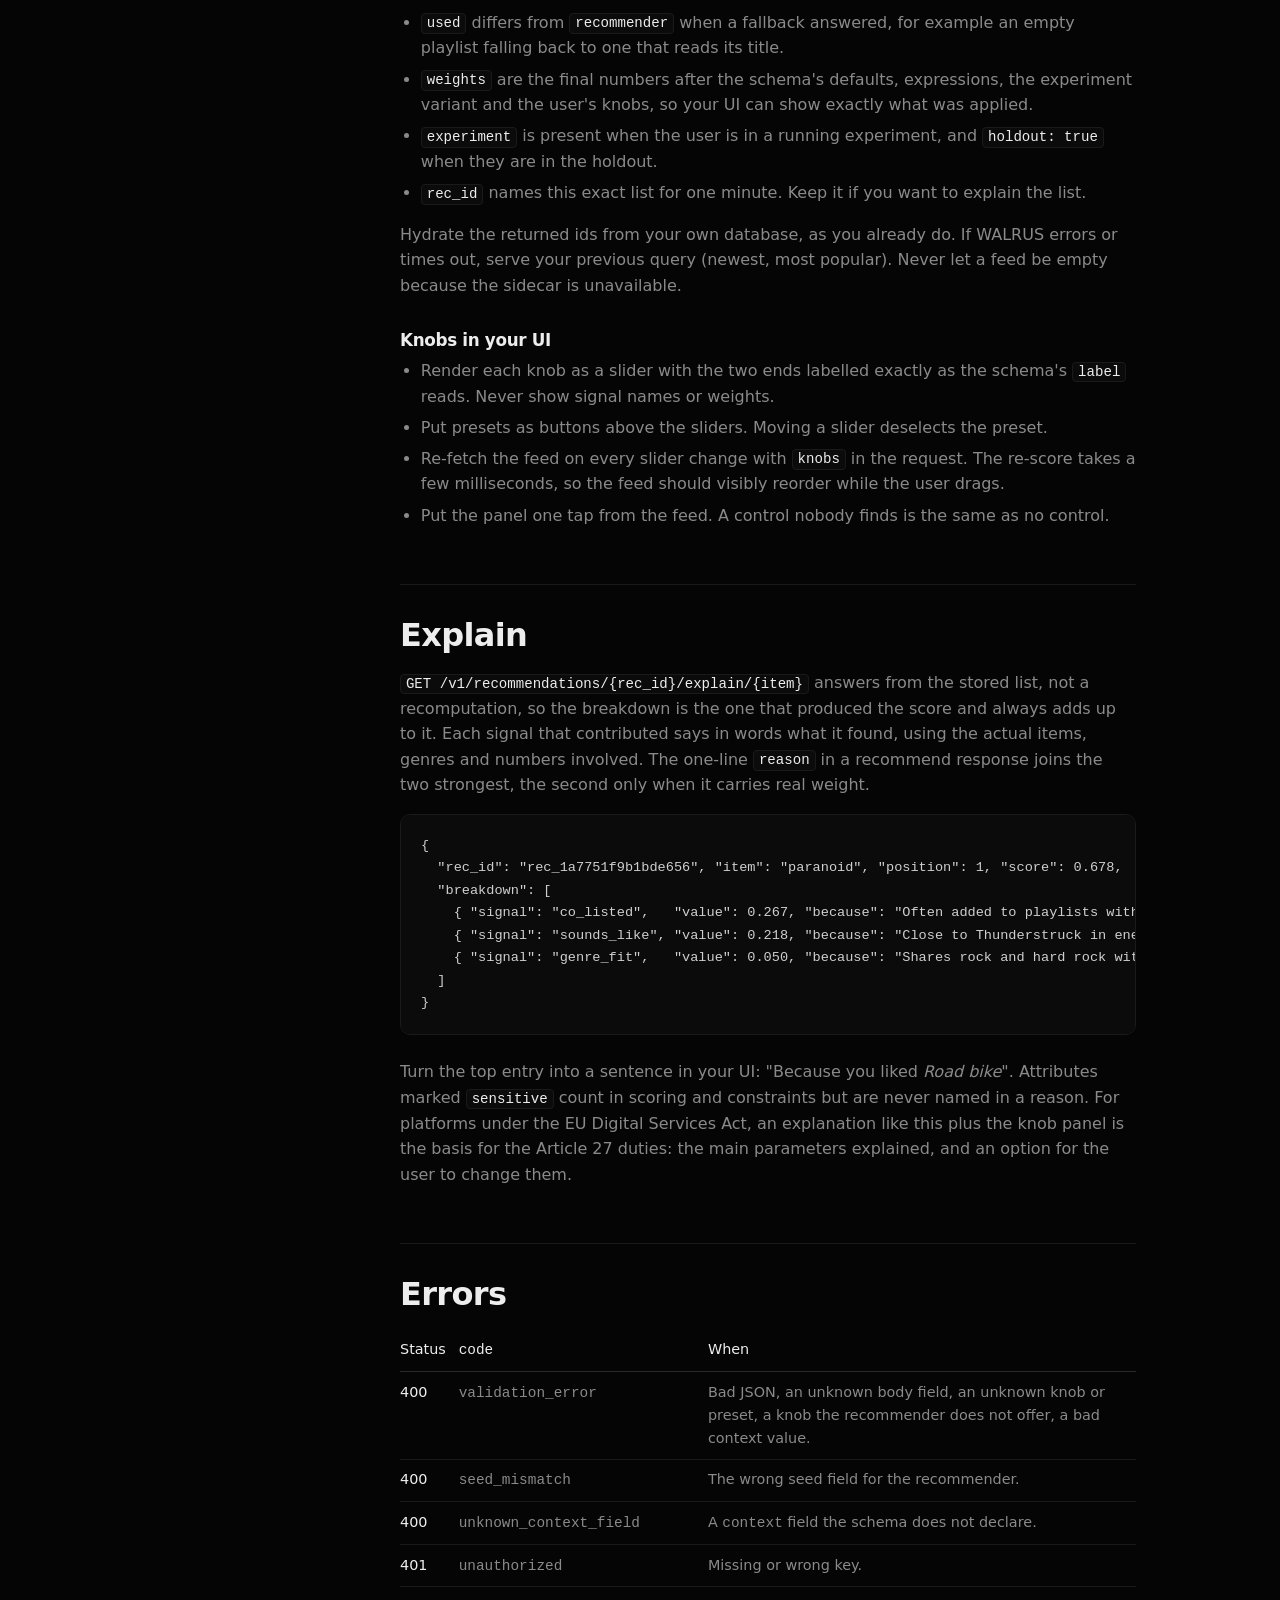
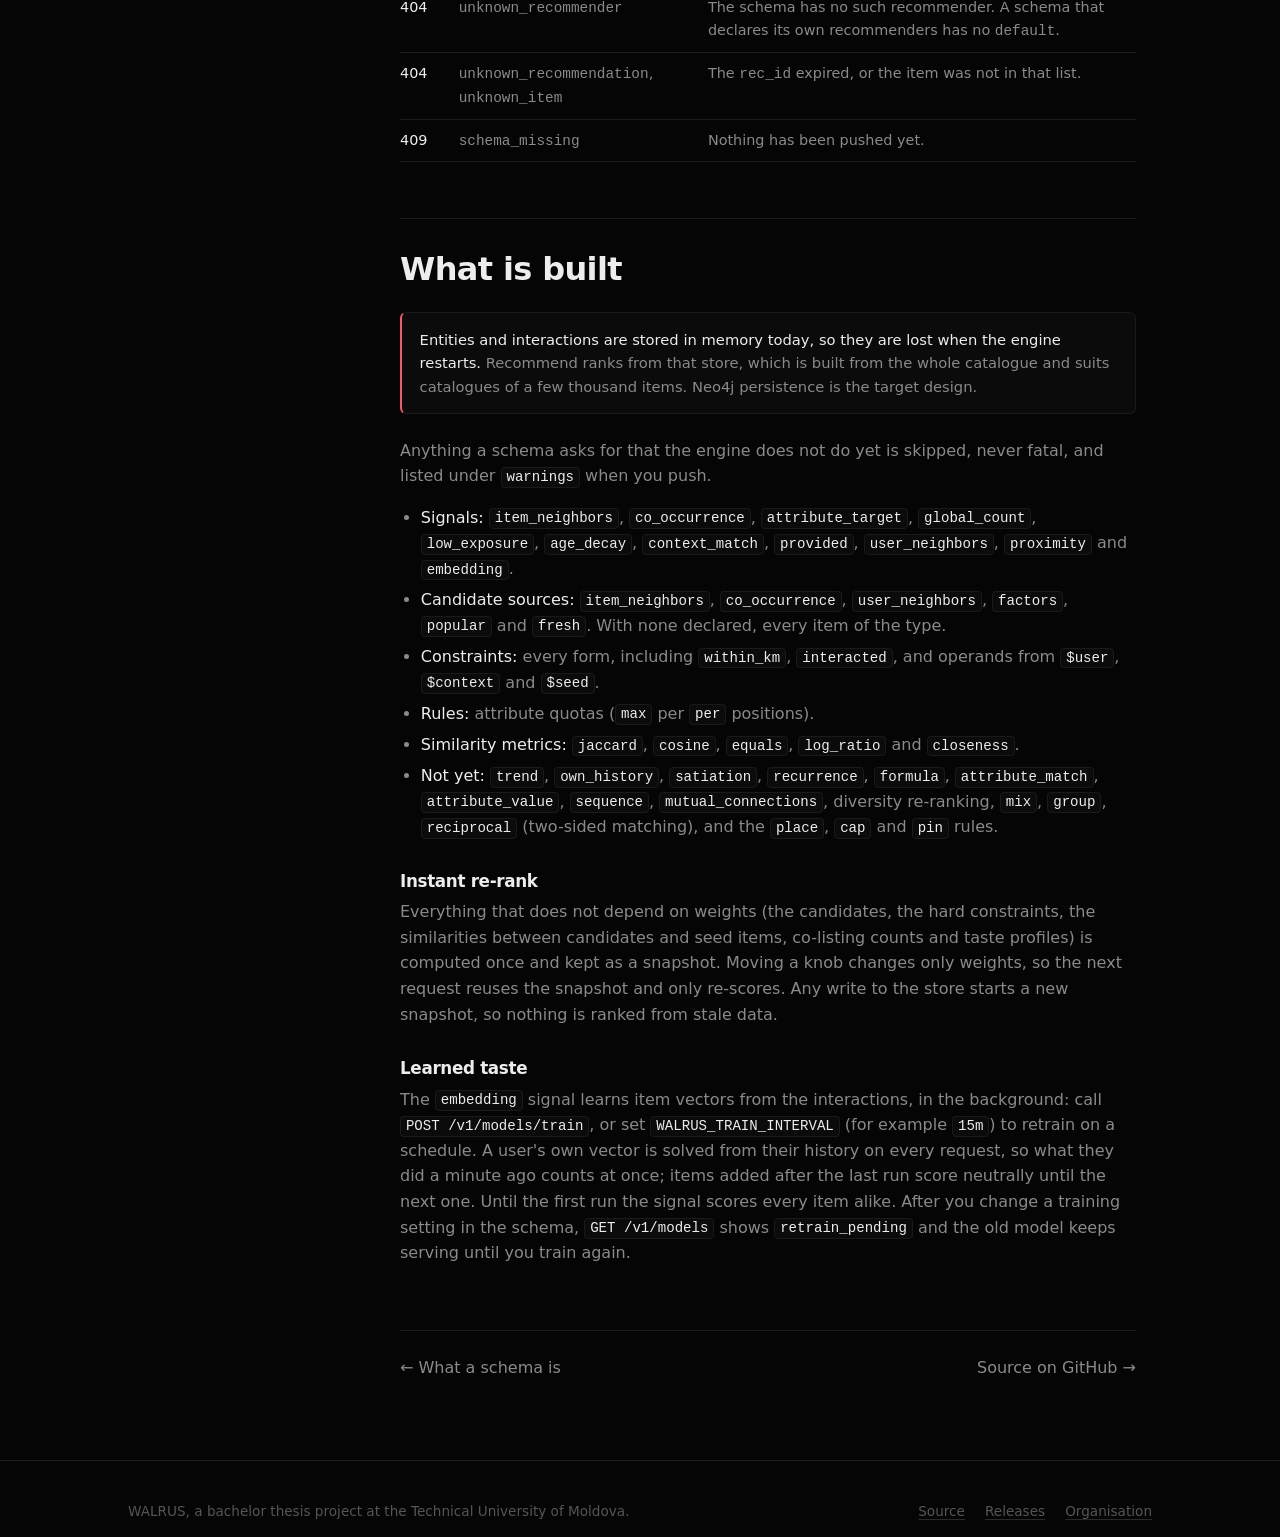
<file: docs/api.html>
<!doctype html>
<html lang="en">
<head>
  <meta charset="utf-8">
  <meta name="viewport" content="width=device-width, initial-scale=1">
  <title>API · WALRUS docs</title>
  <meta name="description" content="The WALRUS HTTP API: push a schema, send entities and events, get ranked recommendations with knobs, and explain any result.">
  <meta name="color-scheme" content="dark">
  <meta name="theme-color" content="#050505">
  <link rel="canonical" href="https://walrusyours.github.io/docs/api.html">
  <meta property="og:type" content="website">
  <meta property="og:site_name" content="WALRUS">
  <meta property="og:title" content="API · WALRUS docs">
  <meta property="og:description" content="Push a schema, send entities and events, get ranked recommendations with knobs, and explain any result.">
  <meta property="og:url" content="https://walrusyours.github.io/docs/api.html">
  <meta property="og:image" content="https://walrusyours.github.io/assets/og.png">
  <meta name="twitter:card" content="summary_large_image">
  <link rel="icon" href="../assets/favicon.svg" type="image/svg+xml">
  <link rel="apple-touch-icon" href="../assets/walrus.png">
  <link rel="stylesheet" href="../style.css">
  <script src="../assets/highlight.js" defer></script>
  <script src="../assets/docs.js" defer></script>
</head>
<body>

<header class="site">
  <div class="wrap">
    <a class="brand" href="../"><img src="../assets/walrus.png" alt="">WALRUS</a>
    <nav class="site" aria-label="Main">
      <a href="../#how">How it works</a>
      <a href="../#why">Why</a>
      <a class="keep" href="./" aria-current="page">Docs</a>
      <a class="keep" href="https://github.com/WalrusYours/WalrusCore">GitHub</a>
    </nav>
  </div>
</header>

<div class="wrap docs">

  <nav class="docs-nav" aria-label="Documentation">
    <h4>Get started</h4>
    <a href="./">Introduction and install</a>
    <a href="./#quickstart">Quickstart</a>
    <h4>Schema</h4>
    <a href="schema.html">What a schema is</a>
    <a href="schema.html#entities">Entities</a>
    <a href="schema.html#interactions">Interactions</a>
    <a href="schema.html#similarity">Similarity</a>
    <a href="schema.html#signals">Signals</a>
    <a href="schema.html#knobs">Knobs and presets</a>
    <a href="schema.html#constraints">Constraints</a>
    <a href="schema.html#examples">Examples</a>
    <a href="schema.html#pushing">Pushing a schema</a>
    <h4>API</h4>
    <a href="api.html" aria-current="page">Overview</a>
    <a href="api.html#entities">Entities and events</a>
    <a href="api.html#recommend">Recommend</a>
    <a href="api.html#explain">Explain</a>
    <a href="api.html#errors">Errors</a>
    <a href="api.html#status">What is built</a>
  </nav>

  <main class="doc" id="top">

    <p class="eyebrow">API</p>
    <h1>API reference</h1>
    <p class="lead">
      Everything is under <code>/v1</code> and JSON, except the schema, which is YAML. <code>/v1</code> only ever
      gains things: nothing you build against it is removed.
    </p>

    <h2 id="overview">Overview</h2>
    <p>
      Send <code>Authorization: Bearer &lt;admin key&gt;</code>, the key the engine was started with in
      <code>WALRUS_ADMIN_KEY</code>. Only the health endpoints are open. Scoped keys and per-tenant keys are not built yet.
      Call WALRUS from your backend or CI, never from a browser.
    </p>
    <p>Errors always have one shape:</p>
    <pre><code>{ "error": { "code": "validation_error", "message": "unknown knob \"nope\"" } }</code></pre>

    <div class="table-scroll"><table>
      <thead><tr><th>Method and path</th><th>What it does</th></tr></thead>
      <tbody>
        <tr><td><code>GET /health</code>, <code>GET /v1/health</code></td><td>Liveness: <code>status</code>, <code>version</code>, <code>instance_id</code>, <code>instance_name</code>. No key.</td></tr>
        <tr><td><code>PUT /v1/schema</code></td><td>Push the YAML schema as the request body. <code>?dry_run=true</code> validates and returns the diff without applying; <code>?confirm_breaking=true</code> applies a breaking change. 200 applied, 400 with the path of every problem, 409 when breaking and unconfirmed. An accepted schema can return <code>warnings</code>: what it asks for that the engine does not do yet.</td></tr>
        <tr><td><code>GET /v1/schema</code></td><td>The active schema: <code>yaml</code>, <code>version</code>, <code>hash</code>. 404 before the first push.</td></tr>
        <tr><td><code>GET /v1/schema/history</code></td><td>Every pushed version.</td></tr>
        <tr><td><code>POST /v1/entities</code></td><td>Up to 1000 entities (items, users...). Each is checked against the schema; bad ones are listed in <code>rejected</code> and the rest are stored.</td></tr>
        <tr><td><code>PUT /v1/entities/{type}/{id}</code></td><td>Create or replace one entity: <code>{"attributes": {...}}</code>. 201 when new, 200 when replaced, 400 with the reason when it breaks the schema.</td></tr>
        <tr><td><code>GET /v1/entities</code>, <code>GET /v1/entities/{type}/{id}</code></td><td>How many entities of each type are stored, and one entity back.</td></tr>
        <tr><td><code>POST /v1/import</code></td><td>Load a whole catalogue as JSON Lines, one <code>{"entity", "id", "attributes"}</code> per line. Reports the first 100 bad lines by number.</td></tr>
        <tr><td><code>POST /v1/interactions</code></td><td>Up to 1000 events, checked against the schema's <code>interactions</code>. <code>GET /v1/interactions</code> counts them by type.</td></tr>
        <tr><td><code>GET /v1/recommend/{user}</code></td><td>The shorthand: the implicit <code>default</code> recommender for a user. Takes <code>?limit=</code>, <code>?preset=</code> and <code>?knobs.&lt;id&gt;=&lt;number&gt;</code>.</td></tr>
        <tr><td><code>POST /v1/recommend/{user}</code></td><td>The same, with a JSON body (for example <code>exclude</code>).</td></tr>
        <tr><td><code>POST /v1/recommenders/{recommender}/recommend</code></td><td>Recommend with a recommender the schema declares.</td></tr>
        <tr><td><code>GET /v1/recommendations/{rec_id}/explain/{item}</code></td><td>Why one item is where it is in one earlier list.</td></tr>
        <tr><td><code>POST /v1/models/train</code>, <code>GET /v1/models</code></td><td>Train the learned-taste models in the background (202, 409 if a run is going), and see each model against the schema and the last run.</td></tr>
        <tr><td><code>POST</code>, <code>GET</code>, <code>DELETE /v1/admin/session</code></td><td>Sign in with <code>{"key": "..."}</code> and get a short-lived HttpOnly cookie, check it, sign out. Used by the dashboard so the key is never kept in a browser.</td></tr>
      </tbody>
    </table></div>

    <h2 id="entities">Entities and events</h2>
    <h3>Entities</h3>
    <p>
      Entities are checked against the pushed schema: the type and every attribute must be declared, each value must have
      the declared type (and range), and every attribute that is not <code>optional</code> must be present. Sending the same
      <code>type</code> and <code>id</code> again replaces the entity, so loads can be repeated.
    </p>
    <pre><code>POST /v1/entities

{ "entities": [
  { "entity": "track", "id": "back_in_black", "attributes": { "energy": 0.92, "genres": ["rock"] } }
] }</code></pre>
    <pre><code>{ "accepted": 1, "rejected": [
  { "index": 3, "entity": "track", "id": "x", "error": "attribute \"energy\": 1.5 is outside the range [0, 1]" }
] }</code></pre>
    <p>
      To load a whole catalogue, <code>POST /v1/import</code> takes JSON Lines, one entity per line.
      The import is idempotent: running it again with the same ids updates rather than duplicates.
    </p>

    <h3>Interactions</h3>
    <p>
      Send every event type you declared in the schema, and nothing else. Undeclared types and fields are rejected, per event,
      without failing the batch.
    </p>
    <pre><code>POST /v1/interactions

{ "interactions": [
  { "user": "u_1", "type": "view", "target": "p_1", "ts": "2026-10-05T09:58:00Z", "value": 42 },
  { "user": "u_1", "type": "like", "target": "p_1", "ts": "2026-10-05T10:00:00Z" }
] }</code></pre>
    <div class="table-scroll"><table>
      <thead><tr><th>Field</th><th>Meaning</th></tr></thead>
      <tbody>
        <tr><td><code>user</code>, <code>target</code></td><td>The ids of the user and of the entity acted on.</td></tr>
        <tr><td><code>type</code></td><td>One of the schema's <code>interactions</code>.</td></tr>
        <tr><td><code>ts</code></td><td>When the event <em>happened</em>, not when you send it. Decay is computed from it.</td></tr>
        <tr><td><code>value</code></td><td>The number the event carries, when the schema declares <code>value:</code> for it.</td></tr>
        <tr><td><code>fields</code></td><td>Extra values, only those the interaction declares under <code>fields:</code>.</td></tr>
      </tbody>
    </table></div>
    <p>
      Do not call WALRUS from request handlers synchronously. Forward events in batches from a queue or an analytics hook;
      a few seconds of lag does not change recommendations. If WALRUS is down, buffer and retry. Send item creates, updates and
      status changes too, or new items never enter the candidate pool and constraints see stale data.
    </p>

    <h2 id="recommend">Recommend</h2>
    <p>
      For a schema with no <code>recommenders</code>, <code>GET /v1/recommend/{user}</code> is all you need. A schema that declares
      its own recommenders names the one to run in the path. The schema decides what a recommender takes:
      <code>seed:</code> is one of <code>user</code>, <code>item</code>, <code>items</code>, <code>session</code>, <code>users</code> or
      <code>none</code>, and the request carries exactly that field.
    </p>
    <pre><code>POST /v1/recommenders/playlist_add/recommend
Authorization: Bearer &lt;admin key&gt;

{
  "items": ["back_in_black", "thunderstruck", "enter_sandman"],
  "limit": 5,
  "knobs": { "vibe_vs_branch_out": 1 },
  "explain": true
}</code></pre>
    <div class="table-scroll"><table>
      <thead><tr><th>Field</th><th>Meaning</th></tr></thead>
      <tbody>
        <tr><td><code>user</code>, <code>item</code>, <code>items</code>, <code>session</code>, <code>users</code></td><td>The seed. Only the one the recommender's <code>seed:</code> names is accepted, otherwise 400 <code>seed_mismatch</code>.</td></tr>
        <tr><td><code>context</code></td><td>Values for the schema's <code>context</code> block (device, time of day...). Unknown fields are rejected; <code>hour</code>, <code>weekday</code> and <code>month</code> are filled in by the engine.</td></tr>
        <tr><td><code>limit</code></td><td>Capped by the recommender's <code>limit.max</code>; defaults to <code>limit.default</code> (30 and 200 when the schema says nothing).</td></tr>
        <tr><td><code>exclude</code></td><td>Item ids to leave out. Pagination is stateless: send the ids already shown.</td></tr>
        <tr><td><code>knobs</code></td><td>The end user's values by knob id. Only knobs the recommender offers; others are 400. They apply to this request and are not saved.</td></tr>
        <tr><td><code>preset</code></td><td>A named preset from the schema.</td></tr>
        <tr><td><code>explain</code></td><td><code>true</code> adds a one-line reason to each item.</td></tr>
        <tr><td><code>scores</code></td><td>Per-item scores your platform supplies for signals of type <code>provided</code>.</td></tr>
      </tbody>
    </table></div>
<pre><code>{
  "recommender": "playlist_add",
  "used": "playlist_add",
  "rec_id": "rec_1a7751f9b1bde656",
  "items": [
    { "id": "paranoid", "type": "track", "score": 0.678,
      "reason": "Often added to playlists with Back in Black · Shares rock and hard rock with Thunderstruck" }
  ],
  "weights": { "co_listed": 0.4, "sounds_like": 0.0, "exploration": 0.3 },
  "knobs": { "vibe_vs_branch_out": 1 },
  "experiment": { "id": "trend_weight", "variant": "control" },
  "candidates_considered": 13,
  "took_ms": 1.2
}</code></pre>
    <ul>
      <li><code>used</code> differs from <code>recommender</code> when a fallback answered, for example an empty playlist falling back to one that reads its title.</li>
      <li><code>weights</code> are the final numbers after the schema's defaults, expressions, the experiment variant and the user's knobs, so your UI can show exactly what was applied.</li>
      <li><code>experiment</code> is present when the user is in a running experiment, and <code>holdout: true</code> when they are in the holdout.</li>
      <li><code>rec_id</code> names this exact list for one minute. Keep it if you want to explain the list.</li>
    </ul>
    <p>
      Hydrate the returned ids from your own database, as you already do. If WALRUS errors or times out, serve your previous
      query (newest, most popular). Never let a feed be empty because the sidecar is unavailable.
    </p>

    <h3>Knobs in your UI</h3>
    <ul>
      <li>Render each knob as a slider with the two ends labelled exactly as the schema's <code>label</code> reads. Never show signal names or weights.</li>
      <li>Put presets as buttons above the sliders. Moving a slider deselects the preset.</li>
      <li>Re-fetch the feed on every slider change with <code>knobs</code> in the request. The re-score takes a few milliseconds, so the feed should visibly reorder while the user drags.</li>
      <li>Put the panel one tap from the feed. A control nobody finds is the same as no control.</li>
    </ul>

    <h2 id="explain">Explain</h2>
    <p>
      <code>GET /v1/recommendations/{rec_id}/explain/{item}</code> answers from the stored list, not a recomputation, so the
      breakdown is the one that produced the score and always adds up to it. Each signal that contributed says in words what it
      found, using the actual items, genres and numbers involved. The one-line <code>reason</code> in a recommend response joins
      the two strongest, the second only when it carries real weight.
    </p>
<pre><code>{
  "rec_id": "rec_1a7751f9b1bde656", "item": "paranoid", "position": 1, "score": 0.678,
  "breakdown": [
    { "signal": "co_listed",   "value": 0.267, "because": "Often added to playlists with Back in Black" },
    { "signal": "sounds_like", "value": 0.218, "because": "Close to Thunderstruck in energy and valence" },
    { "signal": "genre_fit",   "value": 0.050, "because": "Shares rock and hard rock with Back in Black" }
  ]
}</code></pre>
    <p>
      Turn the top entry into a sentence in your UI: "Because you liked <em>Road bike</em>". Attributes marked
      <code>sensitive</code> count in scoring and constraints but are never named in a reason. For platforms under the EU Digital
      Services Act, an explanation like this plus the knob panel is the basis for the Article 27 duties: the main parameters
      explained, and an option for the user to change them.
    </p>

    <h2 id="errors">Errors</h2>
    <div class="table-scroll"><table>
      <thead><tr><th>Status</th><th><code>code</code></th><th>When</th></tr></thead>
      <tbody>
        <tr><td>400</td><td><code>validation_error</code></td><td>Bad JSON, an unknown body field, an unknown knob or preset, a knob the recommender does not offer, a bad context value.</td></tr>
        <tr><td>400</td><td><code>seed_mismatch</code></td><td>The wrong seed field for the recommender.</td></tr>
        <tr><td>400</td><td><code>unknown_context_field</code></td><td>A <code>context</code> field the schema does not declare.</td></tr>
        <tr><td>401</td><td><code>unauthorized</code></td><td>Missing or wrong key.</td></tr>
        <tr><td>404</td><td><code>unknown_recommender</code></td><td>The schema has no such recommender. A schema that declares its own recommenders has no <code>default</code>.</td></tr>
        <tr><td>404</td><td><code>unknown_recommendation</code>, <code>unknown_item</code></td><td>The <code>rec_id</code> expired, or the item was not in that list.</td></tr>
        <tr><td>409</td><td><code>schema_missing</code></td><td>Nothing has been pushed yet.</td></tr>
      </tbody>
    </table></div>

    <h2 id="status">What is built</h2>
    <div class="note">
      <p>
        <strong>Entities and interactions are stored in memory today, so they are lost when the engine restarts.</strong>
        Recommend ranks from that store, which is built from the whole catalogue and suits catalogues of a few thousand items.
        Neo4j persistence is the target design.
      </p>
    </div>
    <p>Anything a schema asks for that the engine does not do yet is skipped, never fatal, and listed under <code>warnings</code> when you push.</p>
    <ul>
      <li><strong>Signals:</strong> <code>item_neighbors</code>, <code>co_occurrence</code>, <code>attribute_target</code>, <code>global_count</code>, <code>low_exposure</code>, <code>age_decay</code>, <code>context_match</code>, <code>provided</code>, <code>user_neighbors</code>, <code>proximity</code> and <code>embedding</code>.</li>
      <li><strong>Candidate sources:</strong> <code>item_neighbors</code>, <code>co_occurrence</code>, <code>user_neighbors</code>, <code>factors</code>, <code>popular</code> and <code>fresh</code>. With none declared, every item of the type.</li>
      <li><strong>Constraints:</strong> every form, including <code>within_km</code>, <code>interacted</code>, and operands from <code>$user</code>, <code>$context</code> and <code>$seed</code>.</li>
      <li><strong>Rules:</strong> attribute quotas (<code>max</code> per <code>per</code> positions).</li>
      <li><strong>Similarity metrics:</strong> <code>jaccard</code>, <code>cosine</code>, <code>equals</code>, <code>log_ratio</code> and <code>closeness</code>.</li>
      <li><strong>Not yet:</strong> <code>trend</code>, <code>own_history</code>, <code>satiation</code>, <code>recurrence</code>, <code>formula</code>, <code>attribute_match</code>, <code>attribute_value</code>, <code>sequence</code>, <code>mutual_connections</code>, diversity re-ranking, <code>mix</code>, <code>group</code>, <code>reciprocal</code> (two-sided matching), and the <code>place</code>, <code>cap</code> and <code>pin</code> rules.</li>
    </ul>

    <h3>Instant re-rank</h3>
    <p>
      Everything that does not depend on weights (the candidates, the hard constraints, the similarities between candidates and
      seed items, co-listing counts and taste profiles) is computed once and kept as a snapshot. Moving a knob changes only weights,
      so the next request reuses the snapshot and only re-scores. Any write to the store starts a new snapshot, so nothing is ranked
      from stale data.
    </p>

    <h3>Learned taste</h3>
    <p>
      The <code>embedding</code> signal learns item vectors from the interactions, in the background: call
      <code>POST /v1/models/train</code>, or set <code>WALRUS_TRAIN_INTERVAL</code> (for example <code>15m</code>) to retrain on a
      schedule. A user's own vector is solved from their history on every request, so what they did a minute ago counts at once;
      items added after the last run score neutrally until the next one. Until the first run the signal scores every item alike.
      After you change a training setting in the schema, <code>GET /v1/models</code> shows <code>retrain_pending</code> and the old
      model keeps serving until you train again.
    </p>

    <div class="pager">
      <a href="schema.html">&larr; What a schema is</a>
      <a href="https://github.com/WalrusYours/WalrusCore">Source on GitHub &rarr;</a>
    </div>

  </main>
</div>

<footer>
  <div class="wrap">
    <span>WALRUS, a bachelor thesis project at the Technical University of Moldova.</span>
    <span class="links">
      <a href="https://github.com/WalrusYours/WalrusCore">Source</a>
      <a href="https://github.com/WalrusYours/WalrusCore/releases">Releases</a>
      <a href="https://github.com/WalrusYours">Organisation</a>
    </span>
  </div>
</footer>

</body>
</html>
</file>
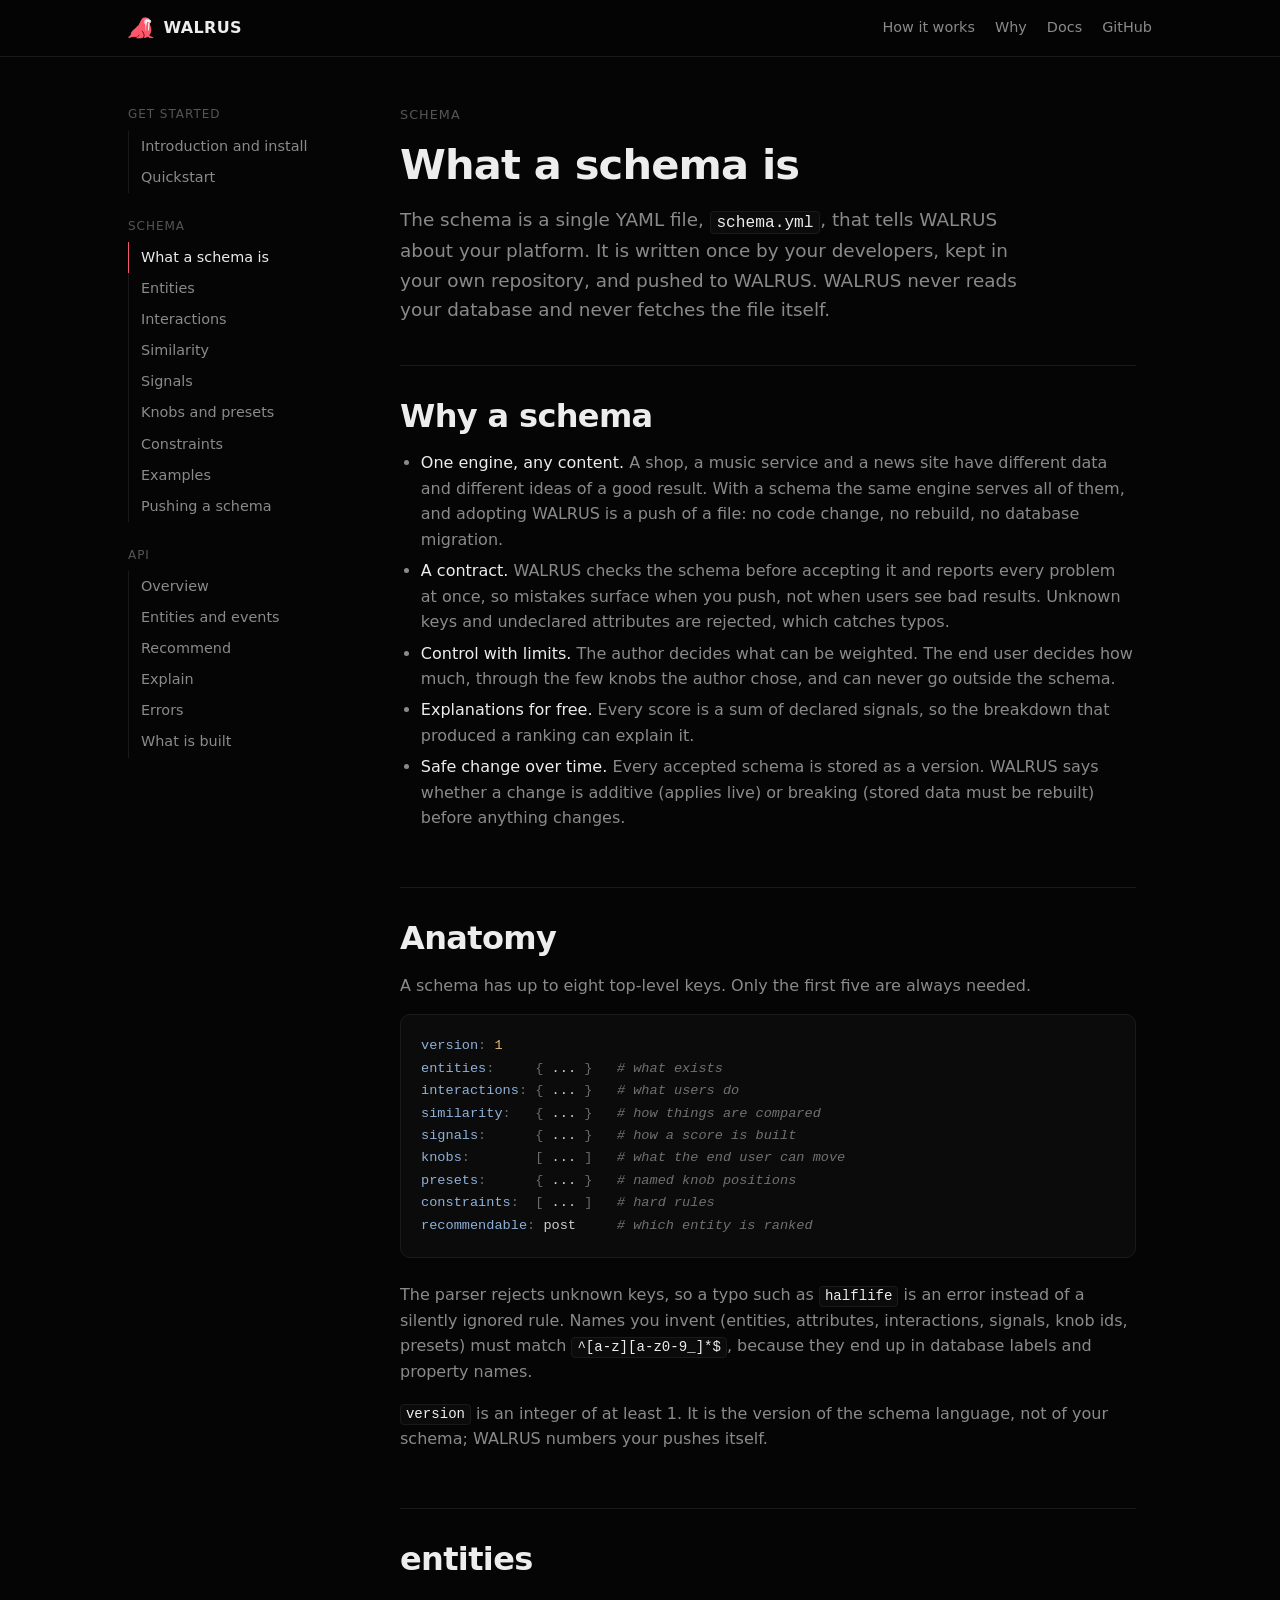
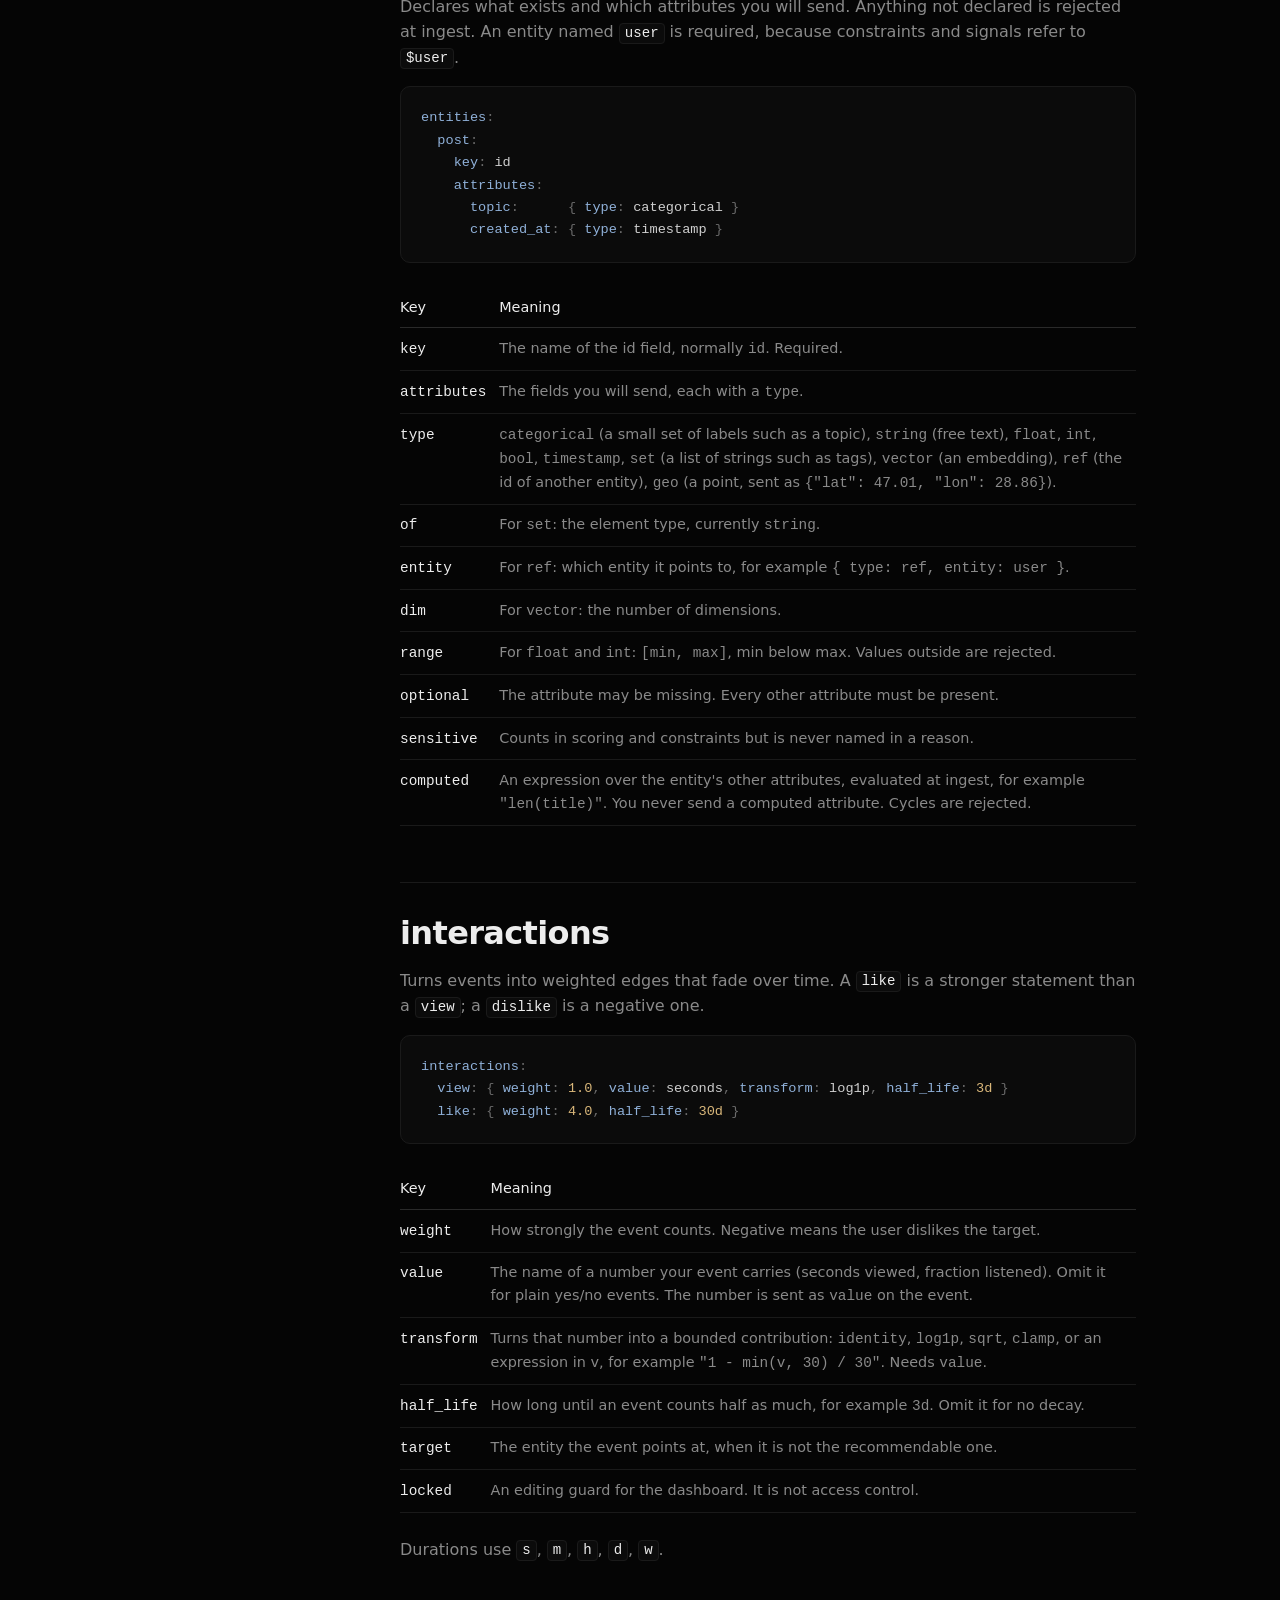
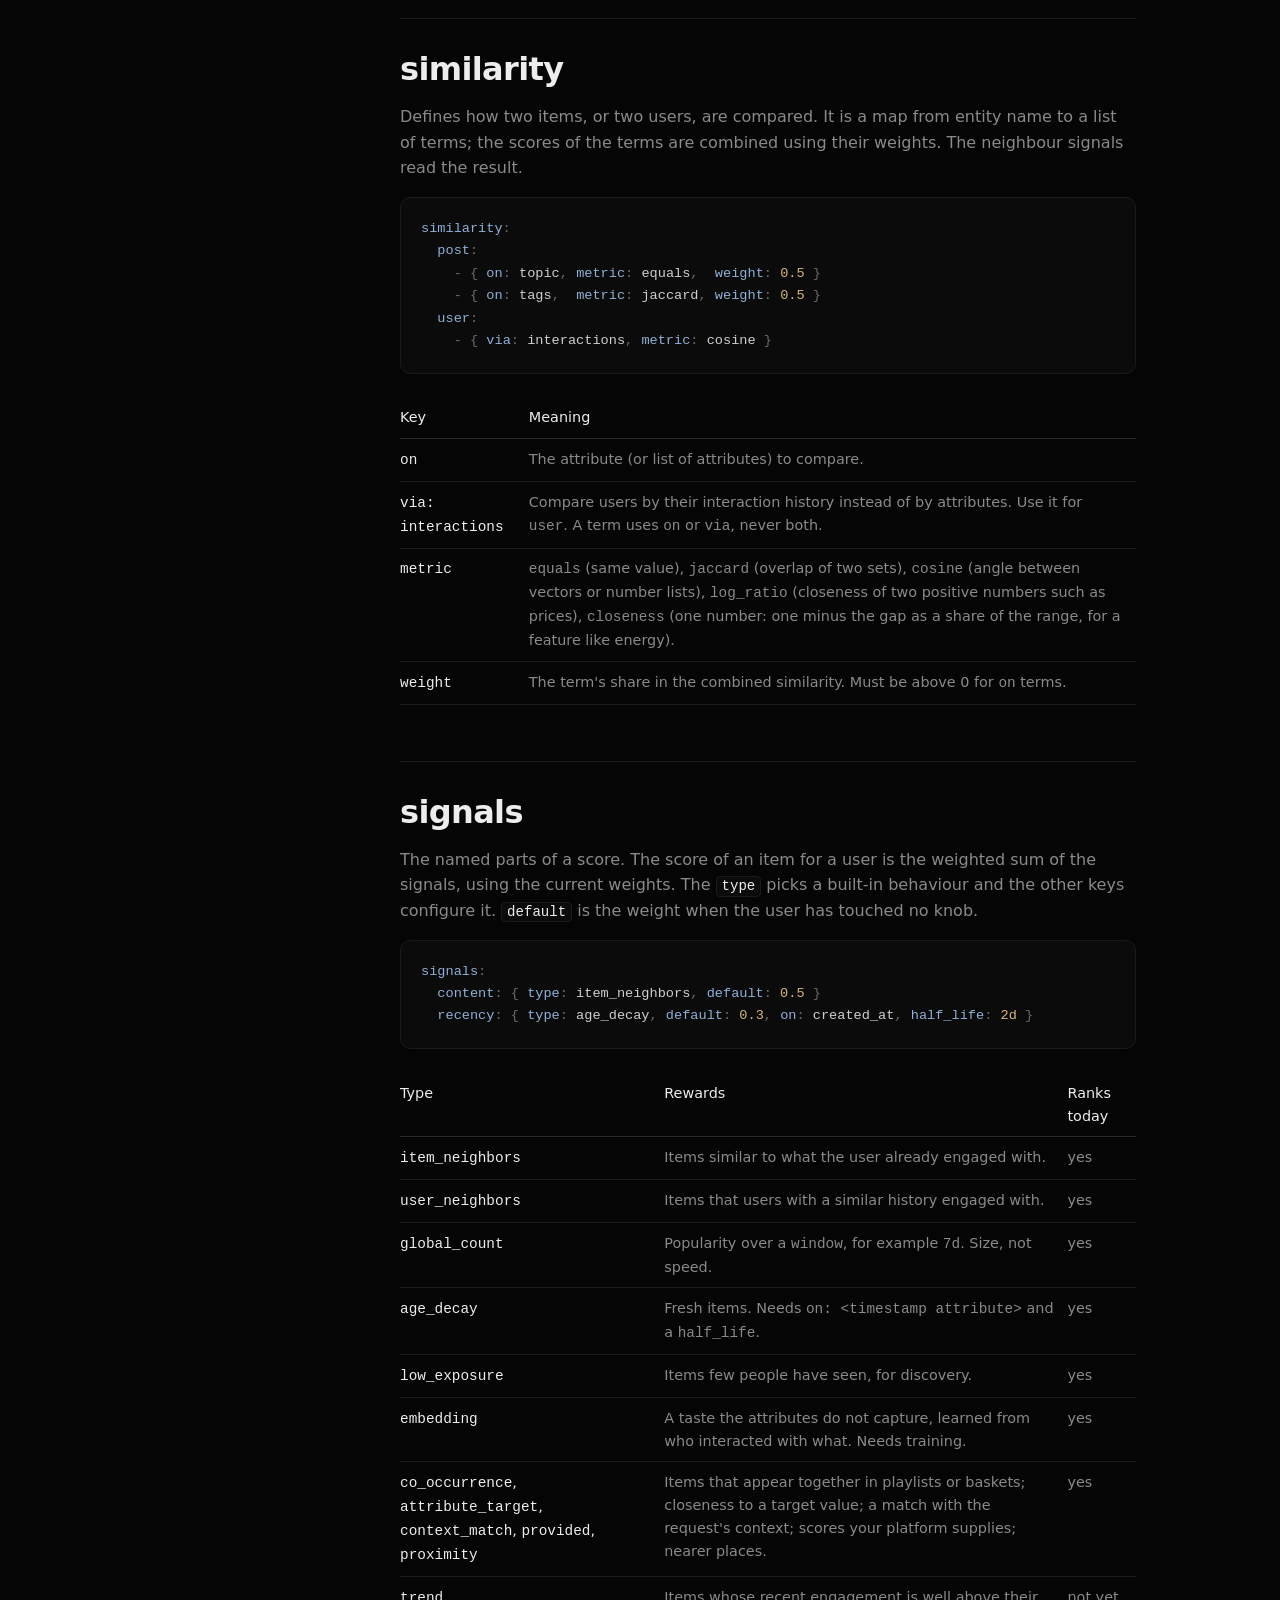
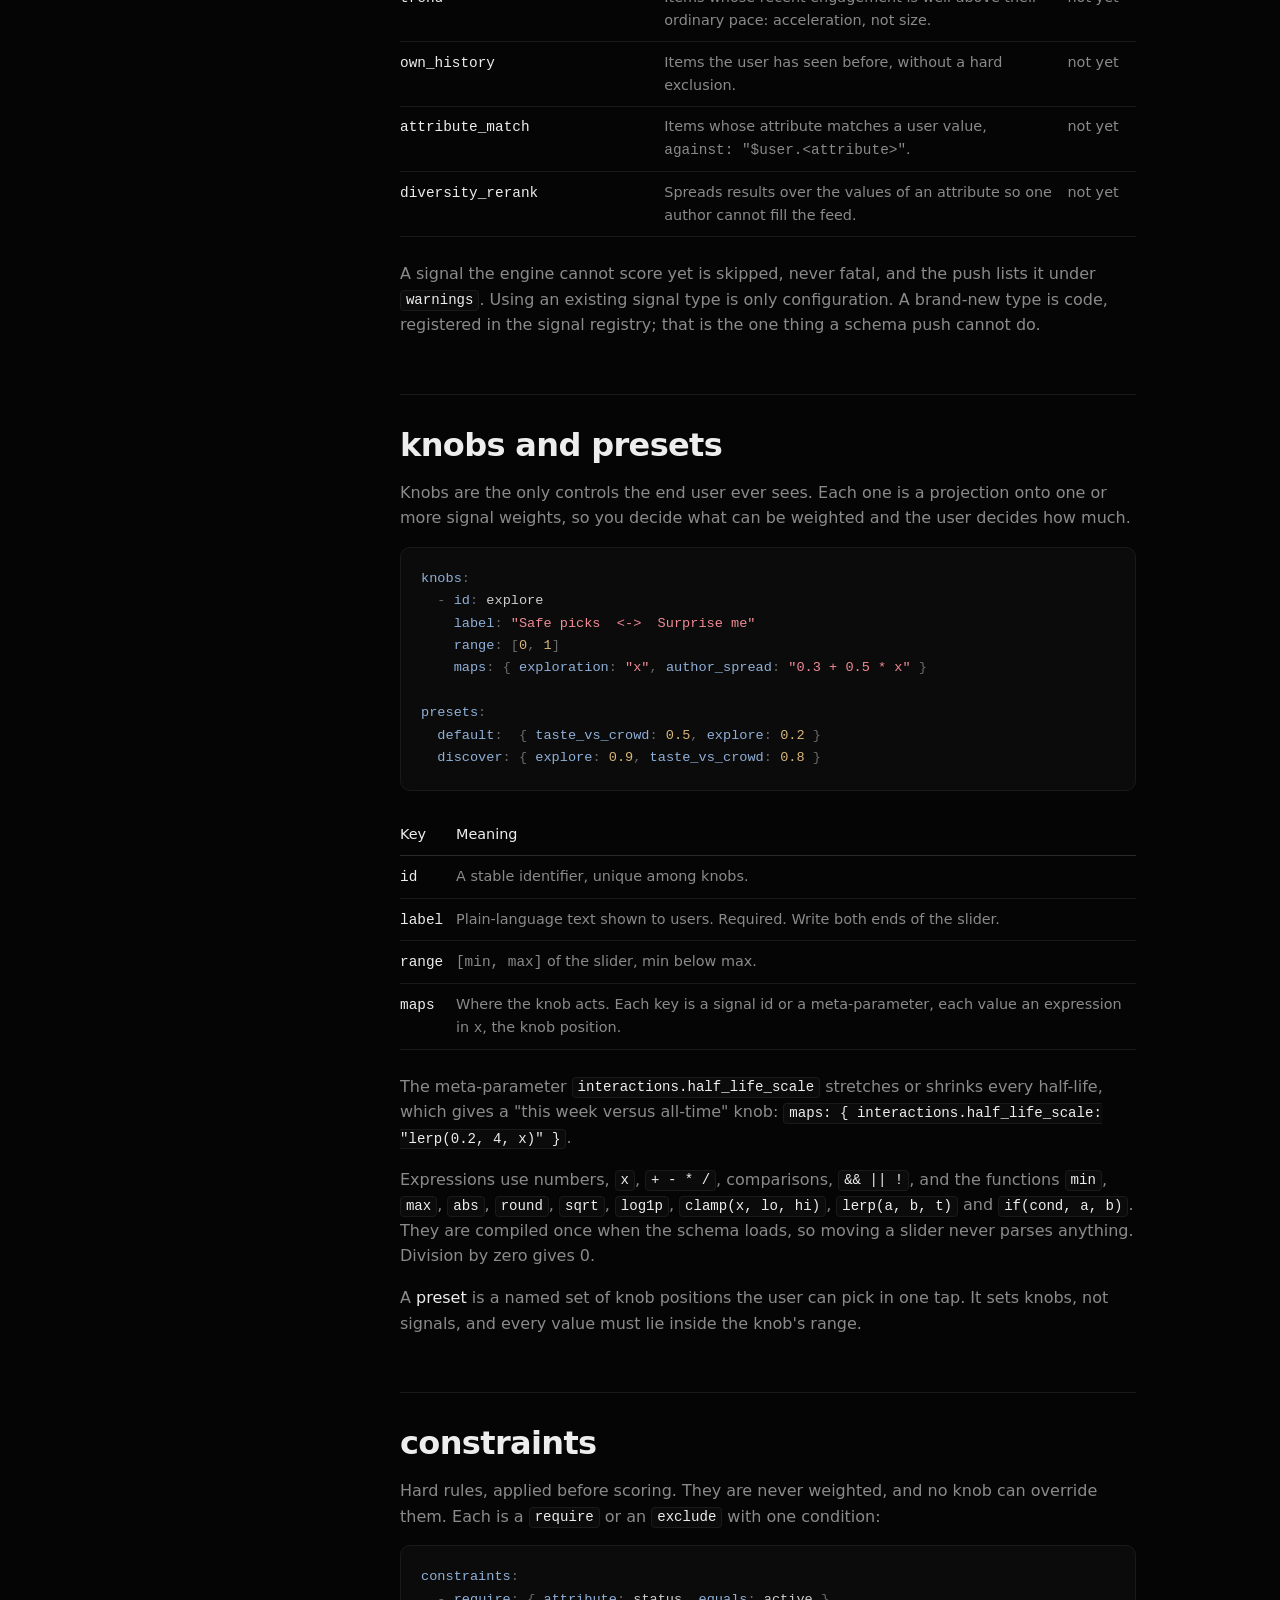
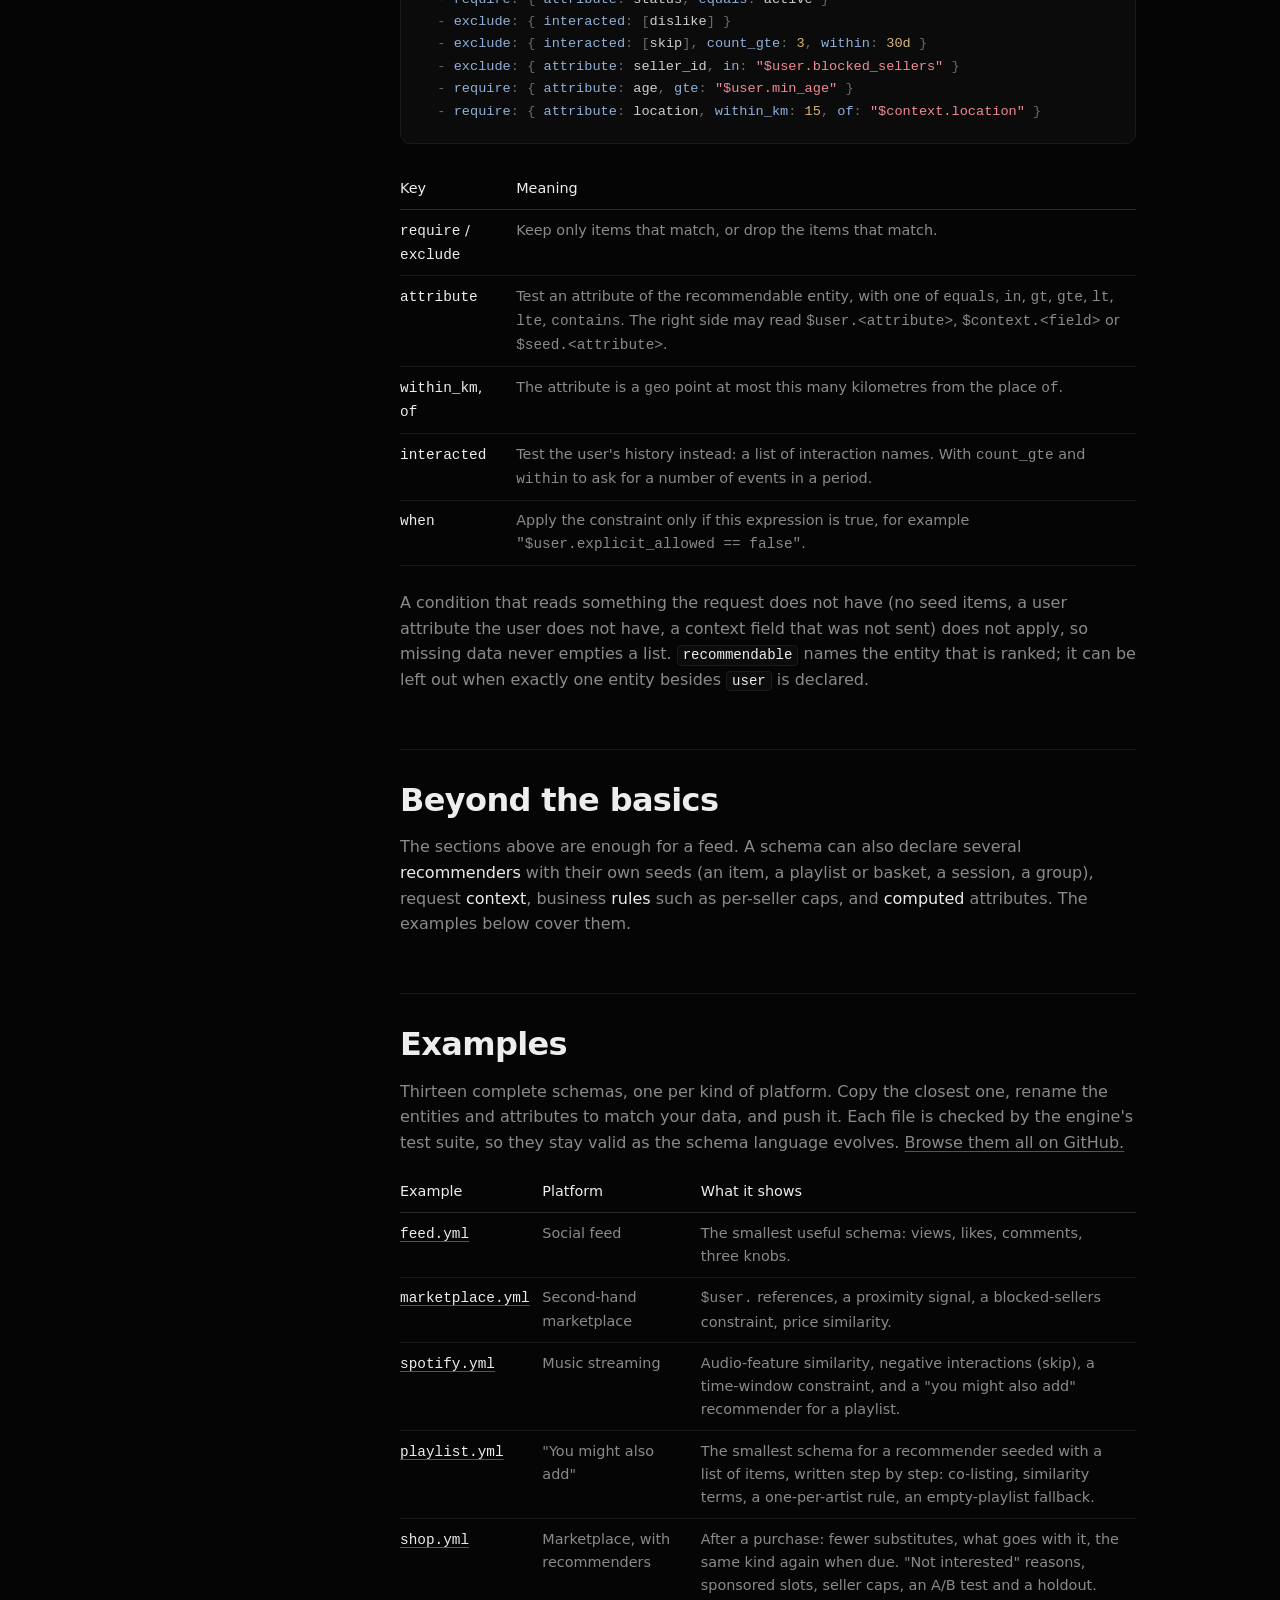
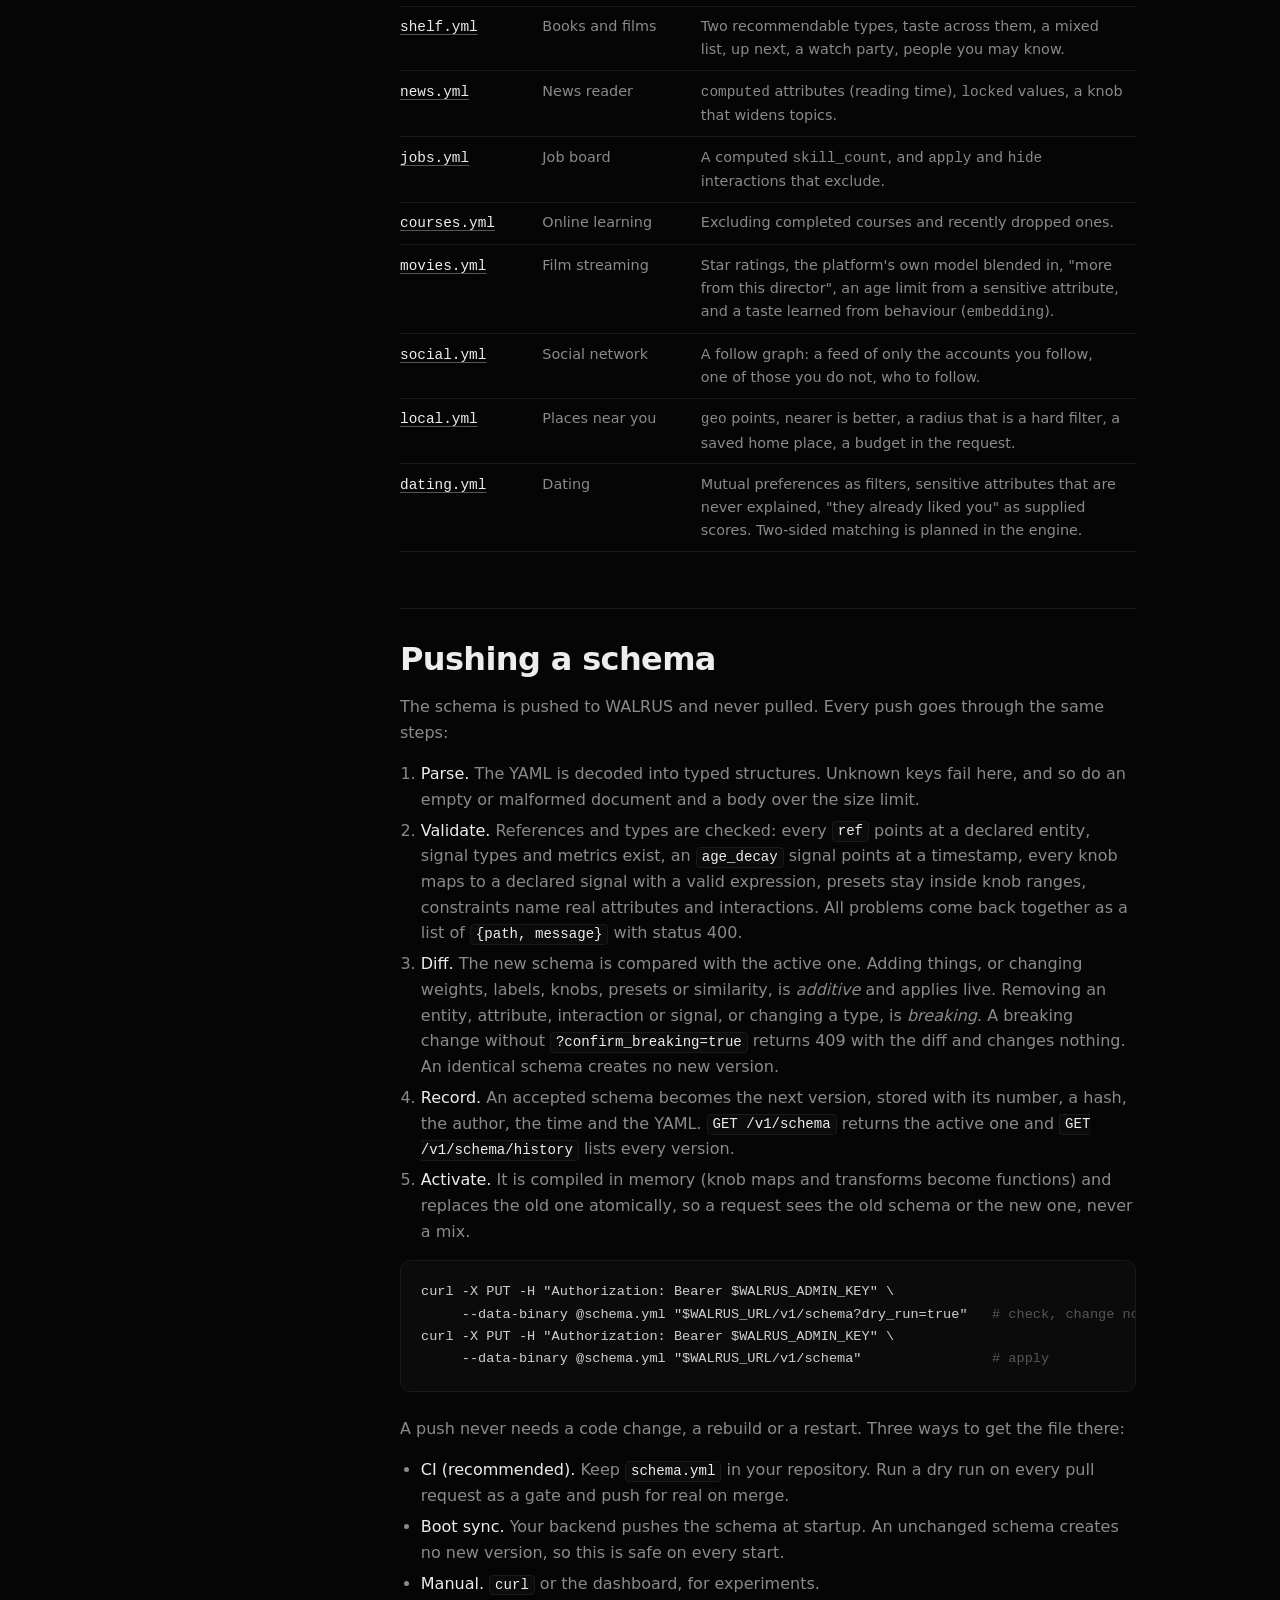
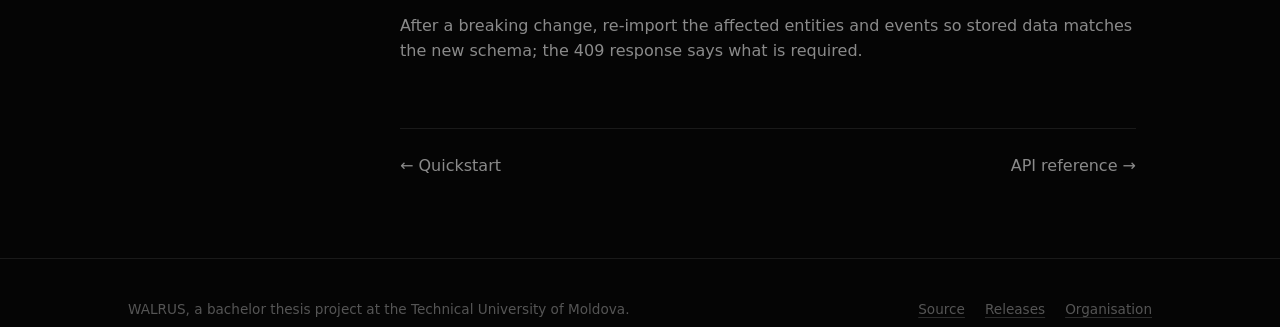
<file: docs/schema.html>
<!doctype html>
<html lang="en">
<head>
  <meta charset="utf-8">
  <meta name="viewport" content="width=device-width, initial-scale=1">
  <title>Schema · WALRUS docs</title>
  <meta name="description" content="The WALRUS schema: one YAML file that declares entities, interactions, similarity, signals, knobs and constraints. Every key explained.">
  <meta name="color-scheme" content="dark">
  <meta name="theme-color" content="#050505">
  <link rel="canonical" href="https://walrusyours.github.io/docs/schema.html">
  <meta property="og:type" content="website">
  <meta property="og:site_name" content="WALRUS">
  <meta property="og:title" content="Schema · WALRUS docs">
  <meta property="og:description" content="One YAML file declares entities, interactions, signals, knobs and constraints. Every key explained.">
  <meta property="og:url" content="https://walrusyours.github.io/docs/schema.html">
  <meta property="og:image" content="https://walrusyours.github.io/assets/og.png">
  <meta name="twitter:card" content="summary_large_image">
  <link rel="icon" href="../assets/favicon.svg" type="image/svg+xml">
  <link rel="apple-touch-icon" href="../assets/walrus.png">
  <link rel="stylesheet" href="../style.css">
  <script src="../assets/highlight.js" defer></script>
  <script src="../assets/docs.js" defer></script>
</head>
<body>

<header class="site">
  <div class="wrap">
    <a class="brand" href="../"><img src="../assets/walrus.png" alt="">WALRUS</a>
    <nav class="site" aria-label="Main">
      <a href="../#how">How it works</a>
      <a href="../#why">Why</a>
      <a class="keep" href="./" aria-current="page">Docs</a>
      <a class="keep" href="https://github.com/WalrusYours/WalrusCore">GitHub</a>
    </nav>
  </div>
</header>

<div class="wrap docs">

  <nav class="docs-nav" aria-label="Documentation">
    <h4>Get started</h4>
    <a href="./">Introduction and install</a>
    <a href="./#quickstart">Quickstart</a>
    <h4>Schema</h4>
    <a href="schema.html" aria-current="page">What a schema is</a>
    <a href="schema.html#entities">Entities</a>
    <a href="schema.html#interactions">Interactions</a>
    <a href="schema.html#similarity">Similarity</a>
    <a href="schema.html#signals">Signals</a>
    <a href="schema.html#knobs">Knobs and presets</a>
    <a href="schema.html#constraints">Constraints</a>
    <a href="schema.html#examples">Examples</a>
    <a href="schema.html#pushing">Pushing a schema</a>
    <h4>API</h4>
    <a href="api.html">Overview</a>
    <a href="api.html#entities">Entities and events</a>
    <a href="api.html#recommend">Recommend</a>
    <a href="api.html#explain">Explain</a>
    <a href="api.html#errors">Errors</a>
    <a href="api.html#status">What is built</a>
  </nav>

  <main class="doc" id="top">

    <p class="eyebrow">Schema</p>
    <h1>What a schema is</h1>
    <p class="lead">
      The schema is a single YAML file, <code>schema.yml</code>, that tells WALRUS about your platform.
      It is written once by your developers, kept in your own repository, and pushed to WALRUS.
      WALRUS never reads your database and never fetches the file itself.
    </p>

    <h2 id="why">Why a schema</h2>
    <ul>
      <li><strong>One engine, any content.</strong> A shop, a music service and a news site have different data and different ideas of a good result. With a schema the same engine serves all of them, and adopting WALRUS is a push of a file: no code change, no rebuild, no database migration.</li>
      <li><strong>A contract.</strong> WALRUS checks the schema before accepting it and reports every problem at once, so mistakes surface when you push, not when users see bad results. Unknown keys and undeclared attributes are rejected, which catches typos.</li>
      <li><strong>Control with limits.</strong> The author decides what can be weighted. The end user decides how much, through the few knobs the author chose, and can never go outside the schema.</li>
      <li><strong>Explanations for free.</strong> Every score is a sum of declared signals, so the breakdown that produced a ranking can explain it.</li>
      <li><strong>Safe change over time.</strong> Every accepted schema is stored as a version. WALRUS says whether a change is additive (applies live) or breaking (stored data must be rebuilt) before anything changes.</li>
    </ul>

    <h2 id="anatomy">Anatomy</h2>
    <p>A schema has up to eight top-level keys. Only the first five are always needed.</p>
<pre><code class="language-yaml">version: 1
entities:     { ... }   <span class="c"># what exists</span>
interactions: { ... }   <span class="c"># what users do</span>
similarity:   { ... }   <span class="c"># how things are compared</span>
signals:      { ... }   <span class="c"># how a score is built</span>
knobs:        [ ... ]   <span class="c"># what the end user can move</span>
presets:      { ... }   <span class="c"># named knob positions</span>
constraints:  [ ... ]   <span class="c"># hard rules</span>
recommendable: post     <span class="c"># which entity is ranked</span></code></pre>
    <p>
      The parser rejects unknown keys, so a typo such as <code>halflife</code> is an error instead of a
      silently ignored rule. Names you invent (entities, attributes, interactions, signals, knob ids,
      presets) must match <code>^[a-z][a-z0-9_]*$</code>, because they end up in database labels and property names.
    </p>
    <p>
      <code>version</code> is an integer of at least 1. It is the version of the schema language, not of your
      schema; WALRUS numbers your pushes itself.
    </p>

    <h2 id="entities">entities</h2>
    <p>
      Declares what exists and which attributes you will send. Anything not declared is rejected at
      ingest. An entity named <code>user</code> is required, because constraints and signals refer to <code>$user</code>.
    </p>
<pre><code class="language-yaml">entities:
  post:
    key: id
    attributes:
      topic:      { type: categorical }
      created_at: { type: timestamp }</code></pre>
    <div class="table-scroll"><table>
      <thead><tr><th>Key</th><th>Meaning</th></tr></thead>
      <tbody>
        <tr><td><code>key</code></td><td>The name of the id field, normally <code>id</code>. Required.</td></tr>
        <tr><td><code>attributes</code></td><td>The fields you will send, each with a <code>type</code>.</td></tr>
        <tr><td><code>type</code></td><td><code>categorical</code> (a small set of labels such as a topic), <code>string</code> (free text), <code>float</code>, <code>int</code>, <code>bool</code>, <code>timestamp</code>, <code>set</code> (a list of strings such as tags), <code>vector</code> (an embedding), <code>ref</code> (the id of another entity), <code>geo</code> (a point, sent as <code>{"lat": 47.01, "lon": 28.86}</code>).</td></tr>
        <tr><td><code>of</code></td><td>For <code>set</code>: the element type, currently <code>string</code>.</td></tr>
        <tr><td><code>entity</code></td><td>For <code>ref</code>: which entity it points to, for example <code>{ type: ref, entity: user }</code>.</td></tr>
        <tr><td><code>dim</code></td><td>For <code>vector</code>: the number of dimensions.</td></tr>
        <tr><td><code>range</code></td><td>For <code>float</code> and <code>int</code>: <code>[min, max]</code>, min below max. Values outside are rejected.</td></tr>
        <tr><td><code>optional</code></td><td>The attribute may be missing. Every other attribute must be present.</td></tr>
        <tr><td><code>sensitive</code></td><td>Counts in scoring and constraints but is never named in a reason.</td></tr>
        <tr><td><code>computed</code></td><td>An expression over the entity's other attributes, evaluated at ingest, for example <code>"len(title)"</code>. You never send a computed attribute. Cycles are rejected.</td></tr>
      </tbody>
    </table></div>

    <h2 id="interactions">interactions</h2>
    <p>
      Turns events into weighted edges that fade over time. A <code>like</code> is a stronger statement than a
      <code>view</code>; a <code>dislike</code> is a negative one.
    </p>
<pre><code class="language-yaml">interactions:
  view: { weight: 1.0, value: seconds, transform: log1p, half_life: 3d }
  like: { weight: 4.0, half_life: 30d }</code></pre>
    <div class="table-scroll"><table>
      <thead><tr><th>Key</th><th>Meaning</th></tr></thead>
      <tbody>
        <tr><td><code>weight</code></td><td>How strongly the event counts. Negative means the user dislikes the target.</td></tr>
        <tr><td><code>value</code></td><td>The name of a number your event carries (seconds viewed, fraction listened). Omit it for plain yes/no events. The number is sent as <code>value</code> on the event.</td></tr>
        <tr><td><code>transform</code></td><td>Turns that number into a bounded contribution: <code>identity</code>, <code>log1p</code>, <code>sqrt</code>, <code>clamp</code>, or an expression in <code>v</code>, for example <code>"1 - min(v, 30) / 30"</code>. Needs <code>value</code>.</td></tr>
        <tr><td><code>half_life</code></td><td>How long until an event counts half as much, for example <code>3d</code>. Omit it for no decay.</td></tr>
        <tr><td><code>target</code></td><td>The entity the event points at, when it is not the recommendable one.</td></tr>
        <tr><td><code>locked</code></td><td>An editing guard for the dashboard. It is not access control.</td></tr>
      </tbody>
    </table></div>
    <p>Durations use <code>s</code>, <code>m</code>, <code>h</code>, <code>d</code>, <code>w</code>.</p>

    <h2 id="similarity">similarity</h2>
    <p>
      Defines how two items, or two users, are compared. It is a map from entity name to a list of terms;
      the scores of the terms are combined using their weights. The neighbour signals read the result.
    </p>
<pre><code class="language-yaml">similarity:
  post:
    - { on: topic, metric: equals,  weight: 0.5 }
    - { on: tags,  metric: jaccard, weight: 0.5 }
  user:
    - { via: interactions, metric: cosine }</code></pre>
    <div class="table-scroll"><table>
      <thead><tr><th>Key</th><th>Meaning</th></tr></thead>
      <tbody>
        <tr><td><code>on</code></td><td>The attribute (or list of attributes) to compare.</td></tr>
        <tr><td><code>via: interactions</code></td><td>Compare users by their interaction history instead of by attributes. Use it for <code>user</code>. A term uses <code>on</code> or <code>via</code>, never both.</td></tr>
        <tr><td><code>metric</code></td><td><code>equals</code> (same value), <code>jaccard</code> (overlap of two sets), <code>cosine</code> (angle between vectors or number lists), <code>log_ratio</code> (closeness of two positive numbers such as prices), <code>closeness</code> (one number: one minus the gap as a share of the range, for a feature like energy).</td></tr>
        <tr><td><code>weight</code></td><td>The term's share in the combined similarity. Must be above 0 for <code>on</code> terms.</td></tr>
      </tbody>
    </table></div>

    <h2 id="signals">signals</h2>
    <p>
      The named parts of a score. The score of an item for a user is the weighted sum of the signals, using
      the current weights. The <code>type</code> picks a built-in behaviour and the other keys configure it.
      <code>default</code> is the weight when the user has touched no knob.
    </p>
<pre><code class="language-yaml">signals:
  content: { type: item_neighbors, default: 0.5 }
  recency: { type: age_decay, default: 0.3, on: created_at, half_life: 2d }</code></pre>
    <div class="table-scroll"><table>
      <thead><tr><th>Type</th><th>Rewards</th><th>Ranks today</th></tr></thead>
      <tbody>
        <tr><td><code>item_neighbors</code></td><td>Items similar to what the user already engaged with.</td><td>yes</td></tr>
        <tr><td><code>user_neighbors</code></td><td>Items that users with a similar history engaged with.</td><td>yes</td></tr>
        <tr><td><code>global_count</code></td><td>Popularity over a <code>window</code>, for example <code>7d</code>. Size, not speed.</td><td>yes</td></tr>
        <tr><td><code>age_decay</code></td><td>Fresh items. Needs <code>on: &lt;timestamp attribute&gt;</code> and a <code>half_life</code>.</td><td>yes</td></tr>
        <tr><td><code>low_exposure</code></td><td>Items few people have seen, for discovery.</td><td>yes</td></tr>
        <tr><td><code>embedding</code></td><td>A taste the attributes do not capture, learned from who interacted with what. Needs training.</td><td>yes</td></tr>
        <tr><td><code>co_occurrence</code>, <code>attribute_target</code>, <code>context_match</code>, <code>provided</code>, <code>proximity</code></td><td>Items that appear together in playlists or baskets; closeness to a target value; a match with the request's context; scores your platform supplies; nearer places.</td><td>yes</td></tr>
        <tr><td><code>trend</code></td><td>Items whose recent engagement is well above their ordinary pace: acceleration, not size.</td><td>not yet</td></tr>
        <tr><td><code>own_history</code></td><td>Items the user has seen before, without a hard exclusion.</td><td>not yet</td></tr>
        <tr><td><code>attribute_match</code></td><td>Items whose attribute matches a user value, <code>against: "$user.&lt;attribute&gt;"</code>.</td><td>not yet</td></tr>
        <tr><td><code>diversity_rerank</code></td><td>Spreads results over the values of an attribute so one author cannot fill the feed.</td><td>not yet</td></tr>
      </tbody>
    </table></div>
    <p>
      A signal the engine cannot score yet is skipped, never fatal, and the push lists it under
      <code>warnings</code>. Using an existing signal type is only configuration. A brand-new type is code,
      registered in the signal registry; that is the one thing a schema push cannot do.
    </p>

    <h2 id="knobs">knobs and presets</h2>
    <p>
      Knobs are the only controls the end user ever sees. Each one is a projection onto one or more signal
      weights, so you decide what can be weighted and the user decides how much.
    </p>
<pre><code class="language-yaml">knobs:
  - id: explore
    label: "Safe picks  &lt;-&gt;  Surprise me"
    range: [0, 1]
    maps: { exploration: "x", author_spread: "0.3 + 0.5 * x" }

presets:
  default:  { taste_vs_crowd: 0.5, explore: 0.2 }
  discover: { explore: 0.9, taste_vs_crowd: 0.8 }</code></pre>
    <div class="table-scroll"><table>
      <thead><tr><th>Key</th><th>Meaning</th></tr></thead>
      <tbody>
        <tr><td><code>id</code></td><td>A stable identifier, unique among knobs.</td></tr>
        <tr><td><code>label</code></td><td>Plain-language text shown to users. Required. Write both ends of the slider.</td></tr>
        <tr><td><code>range</code></td><td><code>[min, max]</code> of the slider, min below max.</td></tr>
        <tr><td><code>maps</code></td><td>Where the knob acts. Each key is a signal id or a meta-parameter, each value an expression in <code>x</code>, the knob position.</td></tr>
      </tbody>
    </table></div>
    <p>
      The meta-parameter <code>interactions.half_life_scale</code> stretches or shrinks every half-life, which gives a
      "this week versus all-time" knob: <code>maps: { interactions.half_life_scale: "lerp(0.2, 4, x)" }</code>.
    </p>
    <p>
      Expressions use numbers, <code>x</code>, <code>+ - * /</code>, comparisons, <code>&amp;&amp; || !</code>, and the functions
      <code>min</code>, <code>max</code>, <code>abs</code>, <code>round</code>, <code>sqrt</code>, <code>log1p</code>,
      <code>clamp(x, lo, hi)</code>, <code>lerp(a, b, t)</code> and <code>if(cond, a, b)</code>. They are compiled once
      when the schema loads, so moving a slider never parses anything. Division by zero gives 0.
    </p>
    <p>
      A <strong>preset</strong> is a named set of knob positions the user can pick in one tap. It sets knobs, not signals,
      and every value must lie inside the knob's range.
    </p>

    <h2 id="constraints">constraints</h2>
    <p>
      Hard rules, applied before scoring. They are never weighted, and no knob can override them. Each is a
      <code>require</code> or an <code>exclude</code> with one condition:
    </p>
<pre><code class="language-yaml">constraints:
  - require: { attribute: status, equals: active }
  - exclude: { interacted: [dislike] }
  - exclude: { interacted: [skip], count_gte: 3, within: 30d }
  - exclude: { attribute: seller_id, in: "$user.blocked_sellers" }
  - require: { attribute: age, gte: "$user.min_age" }
  - require: { attribute: location, within_km: 15, of: "$context.location" }</code></pre>
    <div class="table-scroll"><table>
      <thead><tr><th>Key</th><th>Meaning</th></tr></thead>
      <tbody>
        <tr><td><code>require</code> / <code>exclude</code></td><td>Keep only items that match, or drop the items that match.</td></tr>
        <tr><td><code>attribute</code></td><td>Test an attribute of the recommendable entity, with one of <code>equals</code>, <code>in</code>, <code>gt</code>, <code>gte</code>, <code>lt</code>, <code>lte</code>, <code>contains</code>. The right side may read <code>$user.&lt;attribute&gt;</code>, <code>$context.&lt;field&gt;</code> or <code>$seed.&lt;attribute&gt;</code>.</td></tr>
        <tr><td><code>within_km</code>, <code>of</code></td><td>The attribute is a <code>geo</code> point at most this many kilometres from the place <code>of</code>.</td></tr>
        <tr><td><code>interacted</code></td><td>Test the user's history instead: a list of interaction names. With <code>count_gte</code> and <code>within</code> to ask for a number of events in a period.</td></tr>
        <tr><td><code>when</code></td><td>Apply the constraint only if this expression is true, for example <code>"$user.explicit_allowed == false"</code>.</td></tr>
      </tbody>
    </table></div>
    <p>
      A condition that reads something the request does not have (no seed items, a user attribute the user does not
      have, a context field that was not sent) does not apply, so missing data never empties a list.
      <code>recommendable</code> names the entity that is ranked; it can be left out when exactly one entity besides
      <code>user</code> is declared.
    </p>

    <h2 id="more">Beyond the basics</h2>
    <p>
      The sections above are enough for a feed. A schema can also declare several <strong>recommenders</strong> with their own
      seeds (an item, a playlist or basket, a session, a group), request <strong>context</strong>, business <strong>rules</strong>
      such as per-seller caps, and <strong>computed</strong> attributes. The examples below cover them.
    </p>

    <h2 id="examples">Examples</h2>
    <p>
      Thirteen complete schemas, one per kind of platform. Copy the closest one, rename the entities and attributes to match your
      data, and push it. Each file is checked by the engine's test suite, so they stay valid as the schema language evolves.
      <a href="https://github.com/WalrusYours/WalrusCore/tree/main/docs/schema/schema-examples">Browse them all on GitHub.</a>
    </p>
    <div class="table-scroll"><table>
      <thead><tr><th>Example</th><th>Platform</th><th>What it shows</th></tr></thead>
      <tbody>
        <tr><td><a href="https://github.com/WalrusYours/WalrusCore/blob/main/docs/schema/schema-examples/feed.yml"><code>feed.yml</code></a></td><td>Social feed</td><td>The smallest useful schema: views, likes, comments, three knobs.</td></tr>
        <tr><td><a href="https://github.com/WalrusYours/WalrusCore/blob/main/docs/schema/schema-examples/marketplace.yml"><code>marketplace.yml</code></a></td><td>Second-hand marketplace</td><td><code>$user.</code> references, a proximity signal, a blocked-sellers constraint, price similarity.</td></tr>
        <tr><td><a href="https://github.com/WalrusYours/WalrusCore/blob/main/docs/schema/schema-examples/spotify.yml"><code>spotify.yml</code></a></td><td>Music streaming</td><td>Audio-feature similarity, negative interactions (skip), a time-window constraint, and a "you might also add" recommender for a playlist.</td></tr>
        <tr><td><a href="https://github.com/WalrusYours/WalrusCore/blob/main/docs/schema/schema-examples/playlist.yml"><code>playlist.yml</code></a></td><td>"You might also add"</td><td>The smallest schema for a recommender seeded with a list of items, written step by step: co-listing, similarity terms, a one-per-artist rule, an empty-playlist fallback.</td></tr>
        <tr><td><a href="https://github.com/WalrusYours/WalrusCore/blob/main/docs/schema/schema-examples/shop.yml"><code>shop.yml</code></a></td><td>Marketplace, with recommenders</td><td>After a purchase: fewer substitutes, what goes with it, the same kind again when due. "Not interested" reasons, sponsored slots, seller caps, an A/B test and a holdout.</td></tr>
        <tr><td><a href="https://github.com/WalrusYours/WalrusCore/blob/main/docs/schema/schema-examples/shelf.yml"><code>shelf.yml</code></a></td><td>Books and films</td><td>Two recommendable types, taste across them, a mixed list, up next, a watch party, people you may know.</td></tr>
        <tr><td><a href="https://github.com/WalrusYours/WalrusCore/blob/main/docs/schema/schema-examples/news.yml"><code>news.yml</code></a></td><td>News reader</td><td><code>computed</code> attributes (reading time), <code>locked</code> values, a knob that widens topics.</td></tr>
        <tr><td><a href="https://github.com/WalrusYours/WalrusCore/blob/main/docs/schema/schema-examples/jobs.yml"><code>jobs.yml</code></a></td><td>Job board</td><td>A computed <code>skill_count</code>, and <code>apply</code> and <code>hide</code> interactions that exclude.</td></tr>
        <tr><td><a href="https://github.com/WalrusYours/WalrusCore/blob/main/docs/schema/schema-examples/courses.yml"><code>courses.yml</code></a></td><td>Online learning</td><td>Excluding completed courses and recently dropped ones.</td></tr>
        <tr><td><a href="https://github.com/WalrusYours/WalrusCore/blob/main/docs/schema/schema-examples/movies.yml"><code>movies.yml</code></a></td><td>Film streaming</td><td>Star ratings, the platform's own model blended in, "more from this director", an age limit from a sensitive attribute, and a taste learned from behaviour (<code>embedding</code>).</td></tr>
        <tr><td><a href="https://github.com/WalrusYours/WalrusCore/blob/main/docs/schema/schema-examples/social.yml"><code>social.yml</code></a></td><td>Social network</td><td>A follow graph: a feed of only the accounts you follow, one of those you do not, who to follow.</td></tr>
        <tr><td><a href="https://github.com/WalrusYours/WalrusCore/blob/main/docs/schema/schema-examples/local.yml"><code>local.yml</code></a></td><td>Places near you</td><td><code>geo</code> points, nearer is better, a radius that is a hard filter, a saved home place, a budget in the request.</td></tr>
        <tr><td><a href="https://github.com/WalrusYours/WalrusCore/blob/main/docs/schema/schema-examples/dating.yml"><code>dating.yml</code></a></td><td>Dating</td><td>Mutual preferences as filters, sensitive attributes that are never explained, "they already liked you" as supplied scores. Two-sided matching is planned in the engine.</td></tr>
      </tbody>
    </table></div>

    <h2 id="pushing">Pushing a schema</h2>
    <p>The schema is pushed to WALRUS and never pulled. Every push goes through the same steps:</p>
    <ol>
      <li><strong>Parse.</strong> The YAML is decoded into typed structures. Unknown keys fail here, and so do an empty or malformed document and a body over the size limit.</li>
      <li><strong>Validate.</strong> References and types are checked: every <code>ref</code> points at a declared entity, signal types and metrics exist, an <code>age_decay</code> signal points at a timestamp, every knob maps to a declared signal with a valid expression, presets stay inside knob ranges, constraints name real attributes and interactions. All problems come back together as a list of <code>{path, message}</code> with status 400.</li>
      <li><strong>Diff.</strong> The new schema is compared with the active one. Adding things, or changing weights, labels, knobs, presets or similarity, is <em>additive</em> and applies live. Removing an entity, attribute, interaction or signal, or changing a type, is <em>breaking</em>. A breaking change without <code>?confirm_breaking=true</code> returns 409 with the diff and changes nothing. An identical schema creates no new version.</li>
      <li><strong>Record.</strong> An accepted schema becomes the next version, stored with its number, a hash, the author, the time and the YAML. <code>GET /v1/schema</code> returns the active one and <code>GET /v1/schema/history</code> lists every version.</li>
      <li><strong>Activate.</strong> It is compiled in memory (knob maps and transforms become functions) and replaces the old one atomically, so a request sees the old schema or the new one, never a mix.</li>
    </ol>
<pre><code>curl -X PUT -H "Authorization: Bearer $WALRUS_ADMIN_KEY" \
     --data-binary @schema.yml "$WALRUS_URL/v1/schema?dry_run=true"   <span class="c"># check, change nothing</span>
curl -X PUT -H "Authorization: Bearer $WALRUS_ADMIN_KEY" \
     --data-binary @schema.yml "$WALRUS_URL/v1/schema"                <span class="c"># apply</span></code></pre>
    <p>A push never needs a code change, a rebuild or a restart. Three ways to get the file there:</p>
    <ul>
      <li><strong>CI (recommended).</strong> Keep <code>schema.yml</code> in your repository. Run a dry run on every pull request as a gate and push for real on merge.</li>
      <li><strong>Boot sync.</strong> Your backend pushes the schema at startup. An unchanged schema creates no new version, so this is safe on every start.</li>
      <li><strong>Manual.</strong> <code>curl</code> or the dashboard, for experiments.</li>
    </ul>
    <p>After a breaking change, re-import the affected entities and events so stored data matches the new schema; the 409 response says what is required.</p>

    <div class="pager">
      <a href="./#quickstart">&larr; Quickstart</a>
      <a href="api.html">API reference &rarr;</a>
    </div>

  </main>
</div>

<footer>
  <div class="wrap">
    <span>WALRUS, a bachelor thesis project at the Technical University of Moldova.</span>
    <span class="links">
      <a href="https://github.com/WalrusYours/WalrusCore">Source</a>
      <a href="https://github.com/WalrusYours/WalrusCore/releases">Releases</a>
      <a href="https://github.com/WalrusYours">Organisation</a>
    </span>
  </div>
</footer>

</body>
</html>
</file>
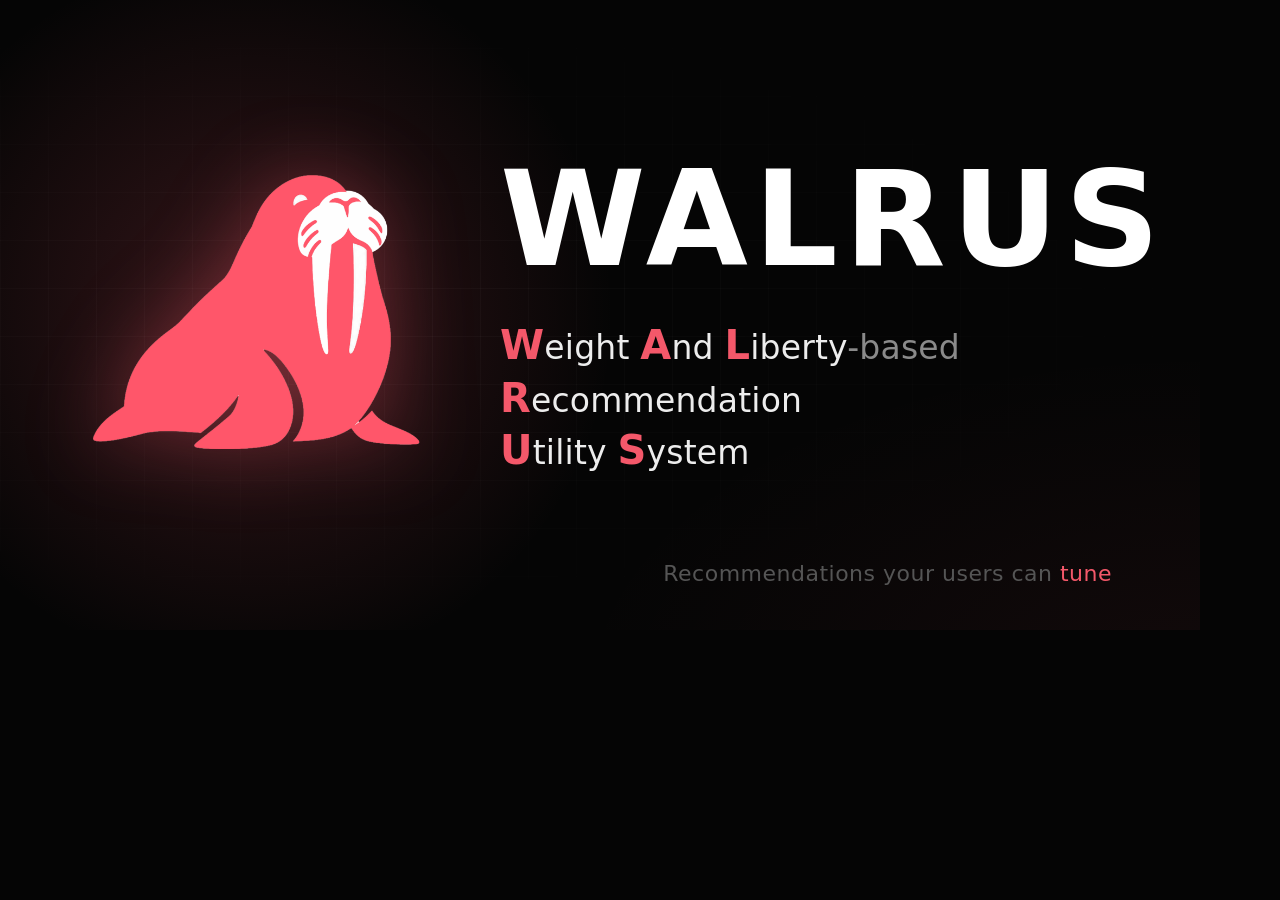
<file: og/og.html>
<!doctype html>
<!-- Source for assets/og.png (1200x630). Regenerate:
     chrome --headless --window-size=1200,630 --screenshot=assets/og.png --hide-scrollbars og/og.html -->
<html>
<head>
<meta charset="utf-8">
<style>
  * { box-sizing: border-box; margin: 0; }
  html, body { width: 1200px; height: 630px; background: #050505; overflow: hidden; }
  body {
    position: relative;
    font-family: "Segoe UI", system-ui, -apple-system, Helvetica, Arial, sans-serif;
    color: #ededed;
    display: flex; align-items: center; gap: 72px;
    padding: 0 88px;
    background:
      radial-gradient(520px 520px at 250px 315px, rgba(244,88,106,.20), transparent 70%),
      radial-gradient(900px 500px at 1200px 700px, rgba(244,88,106,.06), transparent 70%),
      #050505;
  }
  /* faint grid, like a weight matrix */
  body::before {
    content: ""; position: absolute; inset: 0;
    background-image:
      linear-gradient(#ffffff08 1px, transparent 1px),
      linear-gradient(90deg, #ffffff08 1px, transparent 1px);
    background-size: 48px 48px;
    -webkit-mask-image: radial-gradient(ellipse at 30% 50%, #000 0%, transparent 75%);
            mask-image: radial-gradient(ellipse at 30% 50%, #000 0%, transparent 75%);
  }
  .logo { position: relative; width: 340px; height: 340px; flex: none; filter: drop-shadow(0 0 40px rgba(244,88,106,.35)); }
  .logo img { width: 100%; height: 100%; display: block; }
  .text { position: relative; }
  h1 {
    font-size: 132px; line-height: 1; font-weight: 800; letter-spacing: 6px; color: #fff;
    margin-bottom: 34px;
  }
  .acro { list-style: none; padding: 0; }
  .acro li {
    font-size: 33px; line-height: 1.32; color: #8a8a8a; font-weight: 400; letter-spacing: .2px;
    white-space: nowrap;
  }
  .acro b { color: #f4586a; font-weight: 800; font-size: 40px; display: inline-block;  }
  .acro li:not(:first-child) { }
  .acro span { color: #ededed; }
  .tag {
    position: absolute; right: 88px; bottom: 44px;
    font-size: 22px; color: #555; letter-spacing: .5px;
  }
  .tag i { color: #f4586a; font-style: normal; }
</style>
</head>
<body>
  <div class="logo"><img src="../assets/walrus.png" alt=""></div>
  <div class="text">
    <h1>WALRUS</h1>
    <ul class="acro">
      <li><b>W</b><span>eight</span> <b>A</b><span>nd</span> <b style="width:auto">L</b><span>iberty</span>-based</li>
      <li><b>R</b><span>ecommendation</span></li>
      <li><b>U</b><span>tility</span> <b>S</b><span>ystem</span></li>
    </ul>
  </div>
  <div class="tag">Recommendations your users can <i>tune</i></div>
</body>
</html>
</file>
<file: style.css>
:root {
  --bg: #050505;
  --panel: #0b0b0b;
  --line: #1a1a1a;
  --line-strong: #2a2a2a;
  --ink: #ededed;
  --muted: #8a8a8a;
  --faint: #555555;
  --accent: #f4586a; /* the coral of the logo, used sparingly */
  --max: 64rem;
  color-scheme: dark;
}

*,
*::before,
*::after {
  box-sizing: border-box;
}

html {
  scroll-behavior: smooth;
}

body {
  margin: 0;
  background: var(--bg);
  color: var(--ink);
  font: 16px/1.6 system-ui, -apple-system, "Segoe UI", Roboto, sans-serif;
  -webkit-font-smoothing: antialiased;
}

a {
  color: inherit;
  text-decoration-color: var(--line-strong);
  text-underline-offset: 3px;
}
a:hover {
  text-decoration-color: var(--ink);
}
a:focus-visible,
button:focus-visible {
  outline: 2px solid var(--faint);
  outline-offset: 3px;
  border-radius: 4px;
}

.wrap {
  width: min(100% - 2rem, var(--max));
  margin-inline: auto;
}

/* Header */
header.site {
  position: sticky;
  top: 0;
  z-index: 10;
  background: rgb(5 5 5 / 0.85);
  backdrop-filter: blur(8px);
  border-bottom: 1px solid var(--line);
}
header.site .wrap {
  display: flex;
  align-items: center;
  gap: 1.5rem;
  height: 3.5rem;
}
.brand {
  display: flex;
  align-items: center;
  gap: 0.6rem;
  font-weight: 600;
  letter-spacing: 0.02em;
  text-decoration: none;
}
.brand img {
  width: 26px;
  height: auto;
}
nav.site {
  margin-left: auto;
  display: flex;
  gap: 1.25rem;
  font-size: 0.9rem;
  color: var(--muted);
}
nav.site a {
  text-decoration: none;
}
nav.site a:hover {
  color: var(--ink);
}

/* Sections */
section {
  padding: 5rem 0;
  border-bottom: 1px solid var(--line);
}
section:last-of-type {
  border-bottom: 0;
}
h1,
h2,
h3 {
  margin: 0;
  font-weight: 600;
  letter-spacing: -0.02em;
  line-height: 1.15;
}
h1 {
  font-size: clamp(2.2rem, 6vw, 3.8rem);
}
h2 {
  font-size: clamp(1.5rem, 3.5vw, 2rem);
  margin-bottom: 1rem;
}
h3 {
  font-size: 1rem;
  margin-bottom: 0.4rem;
}
p {
  margin: 0 0 1rem;
  color: var(--muted);
}
.eyebrow {
  margin-bottom: 1rem;
  font-size: 0.8rem;
  letter-spacing: 0.08em;
  text-transform: uppercase;
  color: var(--faint);
}
.lead {
  max-width: 40rem;
  font-size: 1.15rem;
}

/* Hero */
.hero {
  padding: 7rem 0 5rem;
}
.hero img.mark {
  width: 72px;
  height: auto;
  margin-bottom: 2rem;
}
.hero h1 span {
  color: var(--muted);
}
.actions {
  display: flex;
  flex-wrap: wrap;
  gap: 0.75rem;
  margin-top: 2rem;
}
.btn {
  display: inline-flex;
  align-items: center;
  gap: 0.5rem;
  padding: 0.6rem 1.1rem;
  border: 1px solid var(--line-strong);
  border-radius: 999px;
  font-size: 0.92rem;
  text-decoration: none;
  color: var(--ink);
  transition: border-color 0.15s, background 0.15s;
}
.btn:hover {
  border-color: var(--ink);
}
.btn.primary {
  background: var(--ink);
  border-color: var(--ink);
  color: var(--bg);
}
.btn.primary:hover {
  background: #fff;
}

/* Grids */
.grid {
  display: grid;
  gap: 2rem 3rem;
  margin-top: 2.5rem;
  grid-template-columns: repeat(auto-fit, minmax(14rem, 1fr));
}
.grid p {
  margin: 0;
  font-size: 0.95rem;
}
.step-num {
  display: block;
  margin-bottom: 0.6rem;
  font-size: 0.8rem;
  color: var(--accent);
  font-variant-numeric: tabular-nums;
}

/* Code */
pre {
  margin: 1.5rem 0 0;
  padding: 1.25rem;
  overflow-x: auto;
  background: var(--panel);
  border: 1px solid var(--line);
  border-radius: 10px;
  font: 0.85rem/1.65 ui-monospace, SFMono-Regular, Menlo, Consolas, monospace;
  color: #cfcfcf;
}
code {
  font-family: ui-monospace, SFMono-Regular, Menlo, Consolas, monospace;
}
p code,
li code {
  padding: 0.1em 0.35em;
  background: var(--panel);
  border: 1px solid var(--line);
  border-radius: 4px;
  font-size: 0.88em;
  color: var(--ink);
}
pre .c {
  color: var(--faint);
}

/* YAML highlighting (assets/highlight.js) */
:root {
  --hl-key: #8fb0d8;
  --hl-str: #f08a96;
  --hl-num: #d9b77a;
  --hl-bool: #b79ae0;
  --hl-punct: #6b6b6b;
  --hl-comment: #707070;
}
pre .y-k {
  color: var(--hl-key);
}
pre .y-s {
  color: var(--hl-str);
}
pre .y-n {
  color: var(--hl-num);
}
pre .y-b {
  color: var(--hl-bool);
}
pre .y-p {
  color: var(--hl-punct);
}
pre .y-c {
  color: var(--hl-comment);
  font-style: italic;
}

/* Two columns */
.cols {
  display: grid;
  gap: 3rem;
  grid-template-columns: repeat(auto-fit, minmax(18rem, 1fr));
  align-items: start;
}
ul.plain {
  margin: 0;
  padding: 0;
  list-style: none;
}
ul.plain li {
  padding: 0.7rem 0;
  border-top: 1px solid var(--line);
  color: var(--muted);
  font-size: 0.95rem;
}
ul.plain li:last-child {
  border-bottom: 1px solid var(--line);
}
ul.plain strong {
  color: var(--ink);
  font-weight: 500;
}

/* Footer */
footer {
  padding: 2.5rem 0 4rem;
  border-top: 1px solid var(--line);
  color: var(--faint);
  font-size: 0.85rem;
}
footer .wrap {
  display: flex;
  flex-wrap: wrap;
  gap: 1rem 2rem;
  align-items: center;
}
footer .links {
  margin-left: auto;
  display: flex;
  gap: 1.25rem;
}

/* Docs */
.docs {
  display: grid;
  grid-template-columns: 14rem minmax(0, 1fr);
  gap: 3rem;
  padding: 3rem 0 5rem;
  align-items: start;
}
.docs-nav {
  position: sticky;
  top: 5rem;
  max-height: calc(100vh - 6.5rem);
  overflow-y: auto;
  font-size: 0.9rem;
}
.docs-nav h4 {
  margin: 1.5rem 0 0.4rem;
  font-size: 0.75rem;
  font-weight: 500;
  letter-spacing: 0.08em;
  text-transform: uppercase;
  color: var(--faint);
}
.docs-nav h4:first-child {
  margin-top: 0;
}
.docs-nav a {
  display: block;
  padding: 0.25rem 0 0.25rem 0.75rem;
  border-left: 1px solid var(--line);
  color: var(--muted);
  text-decoration: none;
}
.docs-nav a:hover {
  color: var(--ink);
  border-left-color: var(--faint);
}
/* Without JavaScript the page link is marked; with it (.spy) the marker follows the section. */
.docs-nav:not(.spy) a[aria-current="page"],
.docs-nav a.active {
  color: var(--ink);
  border-left-color: var(--accent);
}
.doc {
  min-width: 0;
  max-width: 46rem;
}
.doc h1 {
  font-size: clamp(2rem, 5vw, 2.6rem);
  margin-bottom: 1rem;
}
.doc h2 {
  margin: 3.5rem 0 1rem;
  padding-top: 2rem;
  border-top: 1px solid var(--line);
  scroll-margin-top: 4.5rem;
}
.doc .lead + h2 {
  margin-top: 2.5rem;
}
.doc h3 {
  margin: 2rem 0 0.5rem;
  font-size: 1.05rem;
  scroll-margin-top: 4.5rem;
}
.doc ul,
.doc ol {
  margin: 0 0 1rem;
  padding-left: 1.3rem;
  color: var(--muted);
}
.doc li {
  margin-bottom: 0.35rem;
}
.doc li strong,
.doc p strong {
  color: var(--ink);
  font-weight: 500;
}
.doc a {
  text-decoration-color: var(--faint);
}
.doc pre {
  margin: 1rem 0 1.5rem;
}
.doc table {
  width: 100%;
  margin: 0;
  border-collapse: collapse;
  font-size: 0.9rem;
}
.doc th,
.doc td {
  padding: 0.55rem 0.8rem 0.55rem 0;
  border-bottom: 1px solid var(--line);
  text-align: left;
  vertical-align: top;
  color: var(--muted);
}
.doc th {
  font-weight: 500;
  color: var(--ink);
  border-bottom-color: var(--line-strong);
}
.doc td:first-child {
  color: var(--ink);
}
.table-scroll {
  margin: 1rem 0 1.5rem;
  overflow-x: auto;
}
.note {
  margin: 1.5rem 0;
  padding: 0.9rem 1.1rem;
  background: var(--panel);
  border: 1px solid var(--line);
  border-left: 2px solid var(--accent);
  border-radius: 6px;
  font-size: 0.92rem;
  color: var(--muted);
}
.note p:last-child {
  margin-bottom: 0;
}
.note strong {
  color: var(--ink);
  font-weight: 500;
}
.pager {
  display: flex;
  justify-content: space-between;
  gap: 1rem;
  margin-top: 4rem;
  padding-top: 1.5rem;
  border-top: 1px solid var(--line);
}
.pager a {
  color: var(--muted);
  text-decoration: none;
}
.pager a:hover {
  color: var(--ink);
}

@media (max-width: 40rem) {
  nav.site a:not(.keep) {
    display: none;
  }
  section {
    padding: 3.5rem 0;
  }
  .docs {
    grid-template-columns: minmax(0, 1fr);
    gap: 1.5rem;
    padding-top: 1.5rem;
  }
  .docs-nav {
    position: static;
    max-height: none;
    padding-bottom: 1rem;
    border-bottom: 1px solid var(--line);
  }
  .hero {
    padding: 4rem 0 3rem;
  }
}

@media (prefers-reduced-motion: reduce) {
  html {
    scroll-behavior: auto;
  }
  .btn {
    transition: none;
  }
}
</file>
